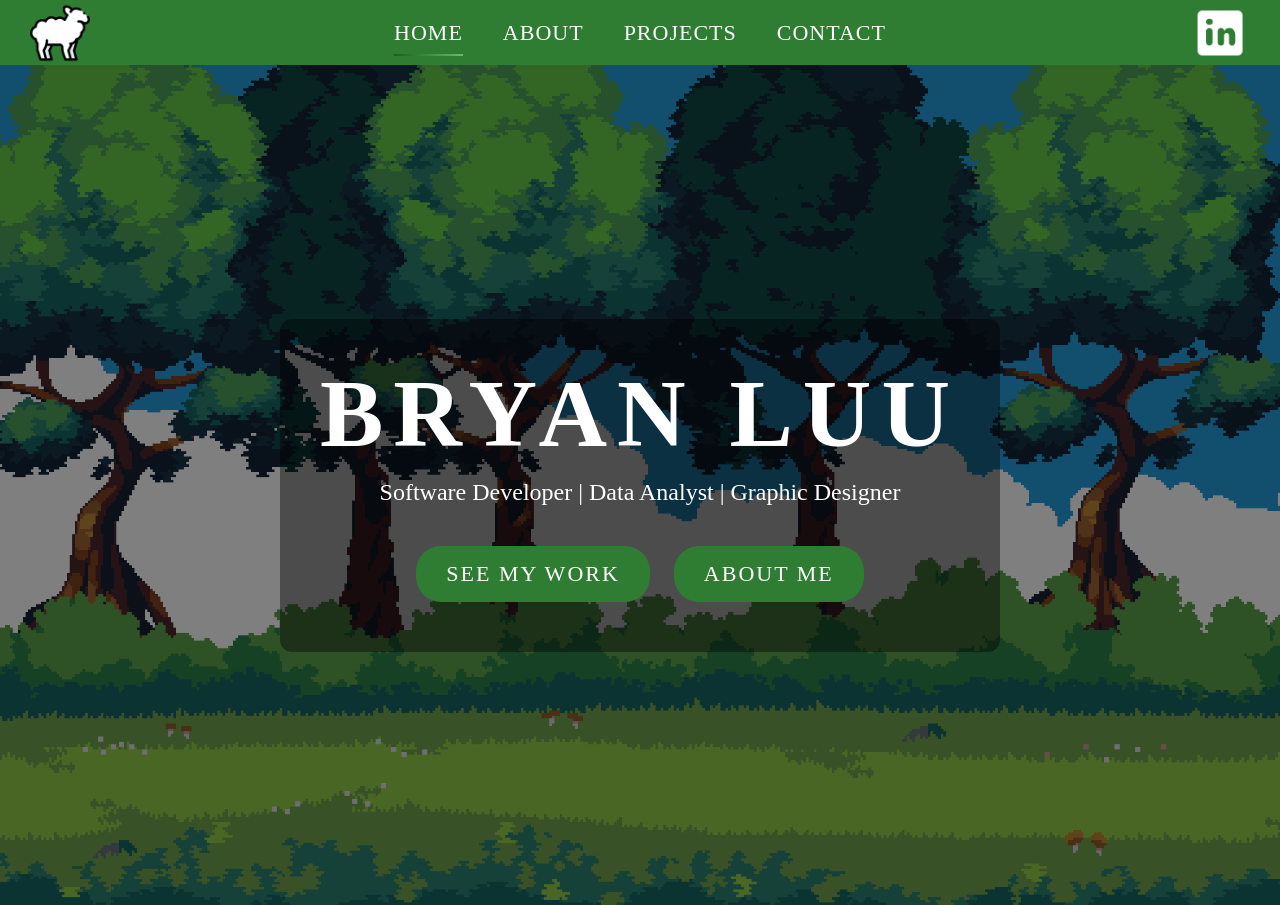
<file: index.html>
<!DOCTYPE html>
<html lang="en">
<head>
  <meta charset="UTF-8" />
  <meta name="viewport" content="width=device-width, initial-scale=1.0"/>
  <title>Bryan Luu</title>
  <link rel="stylesheet" href="styles.css" />
</head>
<body>
  <nav class="navbar">
    <a href="index.html">
      <img src="pictures/sheeps.png" alt="Duck Logo" class="icon clickable" />
    </a>
    <div class="nav-links">
      <a href="index.html" class="active">HOME</a>
      <a href="about.html">ABOUT</a>
      <a href="projects.html">PROJECTS</a>
      <a href="contact.html">CONTACT</a>
    </div>
    <a href="https://www.linkedin.com/in/bryanqluu" target="_blank">
      <img src="pictures/linkedin.png" alt="LinkedIn" class="icon clickable" />
    </a>
  </nav>

  <section class="hero">
    <div class="hero-content">
      <h1>BRYAN LUU</h1>
      <h2>Software Developer | Data Analyst | Graphic Designer</h2>
      <div class="buttons">
        <button onclick="seeMyWork()">SEE MY WORK</button>
        <button onclick="aboutMe()">ABOUT ME</button>
      </div>
    </div>
  </section>

  <script src="script.js"></script>
</body>
</html>
</file>
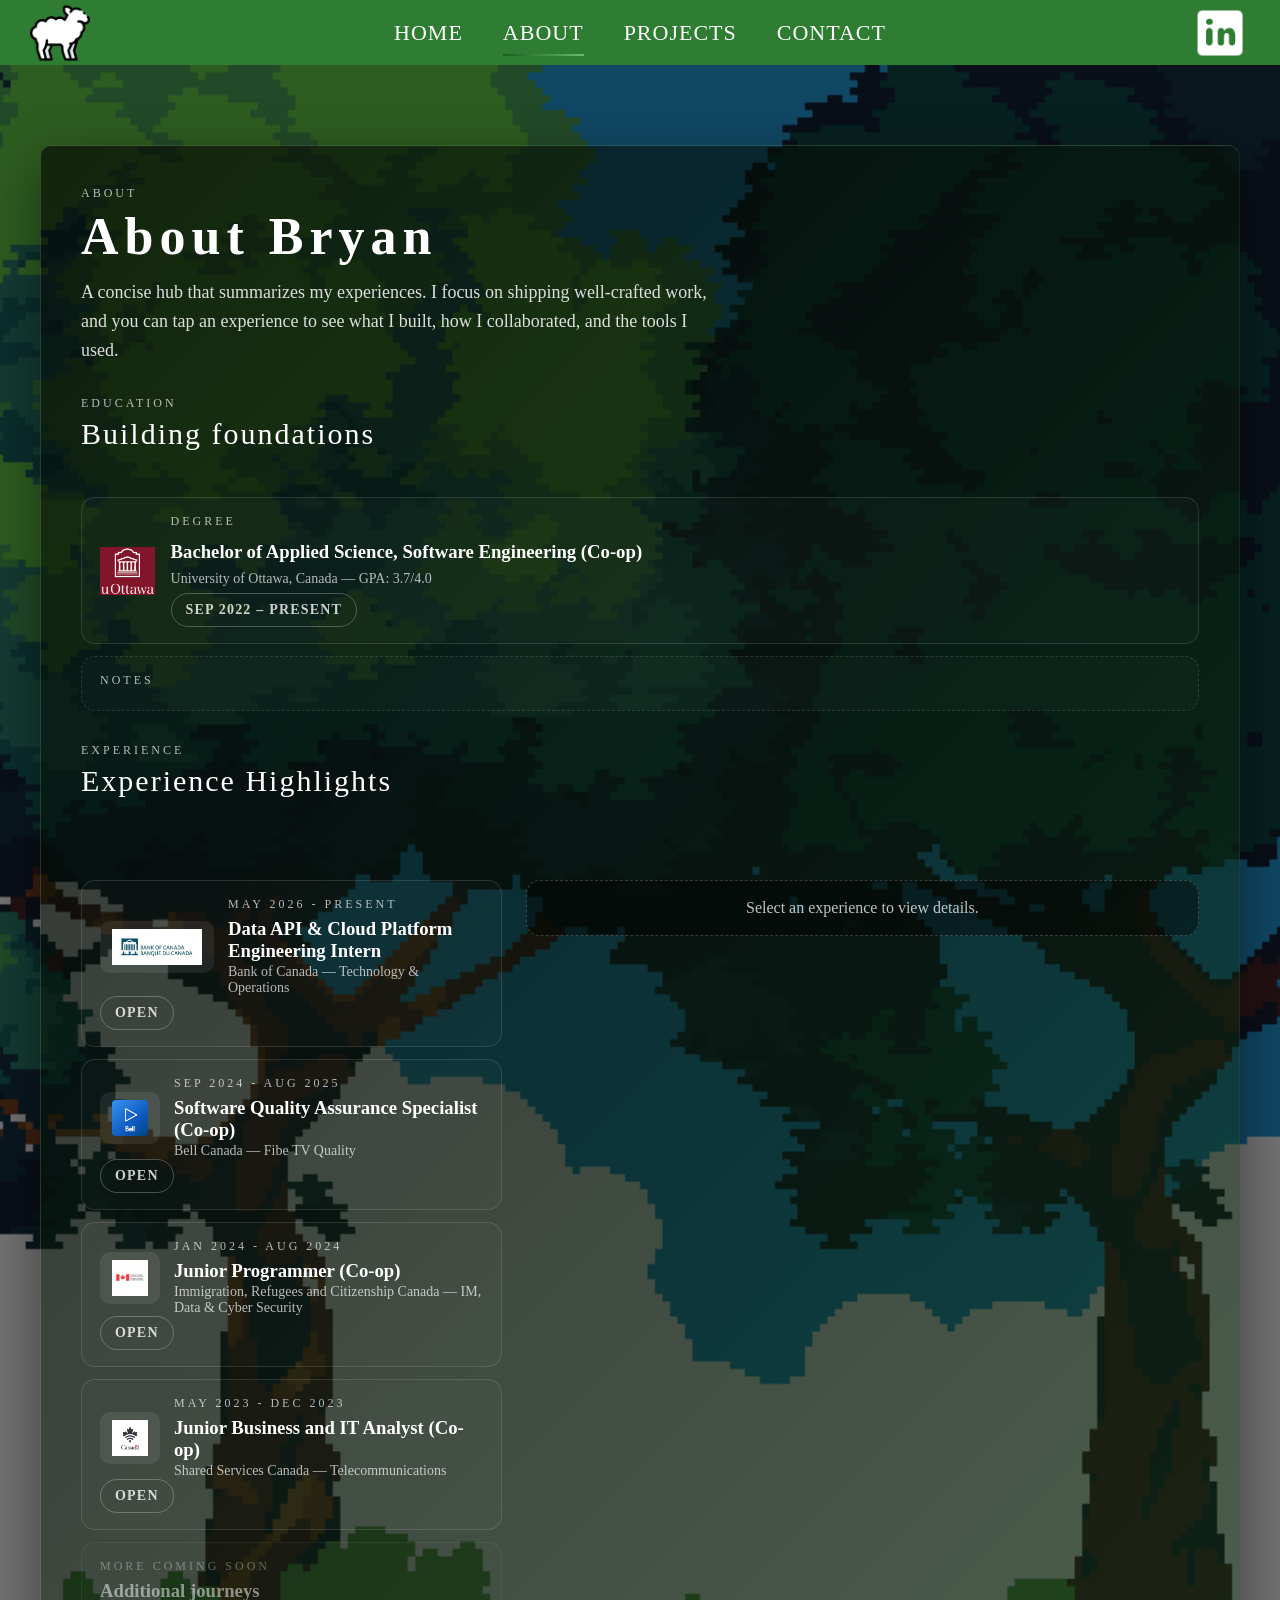
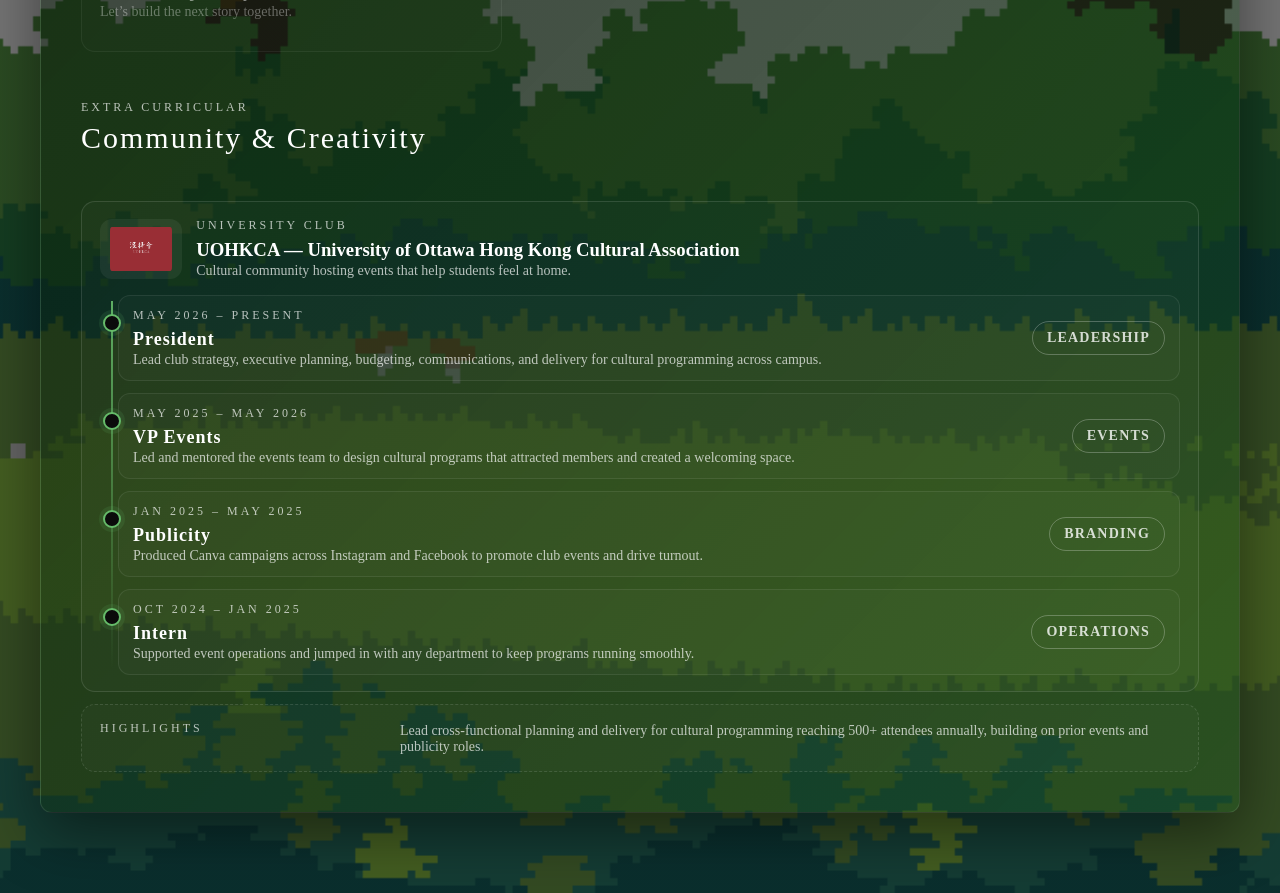
<file: about.html>
<!DOCTYPE html>
<html lang="en">
<head>
  <meta charset="UTF-8" />
  <meta name="viewport" content="width=device-width, initial-scale=1.0"/>
  <title>About | Bryan Luu</title>
  <link rel="stylesheet" href="styles.css" />
</head>
<body>
  <nav class="navbar">
    <a href="index.html">
      <img src="pictures/sheeps.png" alt="Duck Logo" class="icon clickable" />
    </a>
    <div class="nav-links">
      <a href="index.html">HOME</a>
      <a href="about.html" class="active">ABOUT</a>
      <a href="projects.html">PROJECTS</a>
      <a href="contact.html">CONTACT</a>
    </div>
    <a href="https://www.linkedin.com/in/bryanqluu" target="_blank">
      <img src="pictures/linkedin.png" alt="LinkedIn" class="icon clickable" />
    </a>
  </nav>

  <section class="hero about-hero">
    <div class="hero-content about">
      <div class="about-lede">
        <p class="eyebrow">ABOUT</p>
        <h1>About Bryan</h1>
        <p class="lede-text">
          A concise hub that summarizes my experiences. I focus on shipping well-crafted work, and you can tap an experience to see what I built, how I collaborated, and the tools I used.
        </p>
      </div>

      <div class="stacked-section">
        <div class="section-header">
          <p class="eyebrow">Education</p>
          <h2>Building foundations</h2>
        </div>
        <div class="info-grid">
          <div class="info-card edu-card">
            <img src="pictures/University_of_Ottawa_Logo.png" alt="University of Ottawa" class="edu-logo" />
            <div class="edu-details">
              <p class="eyebrow">Degree</p>
              <h3>Bachelor of Applied Science, Software Engineering (Co-op)</h3>
              <p class="company">University of Ottawa, Canada — GPA: 3.7/4.0</p>
              <p class="pill pill-ghost edu-dates">Sep 2022 – Present</p>
            </div>
          </div>
          <div class="info-card subtle">
            <p class="eyebrow">Notes</p>
            <p class="company">&nbsp;</p>
          </div>
        </div>
      </div>

        <div class="stacked-section">
          <div class="section-header">
            <p class="eyebrow">Experience</p>
            <h2>Experience Highlights</h2>
          </div>
          <div class="experience-grid">
            <div class="experience-list">
              <div class="experience-card" role="button" tabindex="0" data-experience="boc">
                <div class="card-main">
                  <img src="pictures/bank-of-canada.jpg" alt="Bank of Canada" class="experience-logo" />
                  <div>
                    <p class="eyebrow">May 2026 - Present</p>
                    <h3>Data API & Cloud Platform Engineering Intern</h3>
                    <p class="company">Bank of Canada — Technology & Operations</p>
                  </div>
                </div>
                <span class="pill pill-ghost">Open</span>
              </div>
              <div class="experience-card" role="button" tabindex="0" data-experience="bell">
                <div class="card-main">
                  <img src="pictures/bell.png" alt="Bell Canada" class="experience-logo" />
                  <div>
                    <p class="eyebrow">Sep 2024 - Aug 2025</p>
                    <h3>Software Quality Assurance Specialist (Co-op)</h3>
                    <p class="company">Bell Canada — Fibe TV Quality</p>
                  </div>
                </div>
                <span class="pill pill-ghost">Open</span>
              </div>
              <div class="experience-card" role="button" tabindex="0" data-experience="ircc">
                <div class="card-main">
                  <img src="pictures/ircc.jpg" alt="IRCC" class="experience-logo" />
                  <div>
                    <p class="eyebrow">Jan 2024 - Aug 2024</p>
                    <h3>Junior Programmer (Co-op)</h3>
                    <p class="company">Immigration, Refugees and Citizenship Canada — IM, Data & Cyber Security</p>
                  </div>
                </div>
                <span class="pill pill-ghost">Open</span>
              </div>
              <div class="experience-card" role="button" tabindex="0" data-experience="ssc">
                <div class="card-main">
                  <img src="pictures/ssc.jpeg" alt="Shared Services Canada" class="experience-logo" />
                  <div>
                    <p class="eyebrow">May 2023 - Dec 2023</p>
                    <h3>Junior Business and IT Analyst (Co-op)</h3>
                    <p class="company">Shared Services Canada — Telecommunications</p>
                  </div>
                </div>
                <span class="pill pill-ghost">Open</span>
              </div>
              <div class="experience-card disabled">
                <div class="card-main">
                  <div>
                    <p class="eyebrow">More coming soon</p>
                    <h3>Additional journeys</h3>
                    <p class="company">Let’s build the next story together.</p>
                  </div>
                </div>
              </div>
        </div>

        <div class="experience-detail collapsed" id="experience-detail">
          <div class="detail-meta">
            <div>
              <p class="eyebrow" data-detail="dates">Sep 2024 - Aug 2025</p>
              <h3 data-detail="title">Software Quality Assurance Specialist (Co-op)</h3>
              <p class="company" data-detail="company">Bell Canada — Fibe TV Quality Department</p>
            </div>
            <img src="pictures/bell.png" alt="Bell Canada" class="detail-logo" data-detail="logo" />
          </div>

          <ul class="impact-list" data-detail="bullets"></ul>

          <div class="toolkit">
            <p class="eyebrow">Tools & Focus</p>
            <div class="tool-pills" data-detail="tools"></div>
          </div>
        </div>
        <div class="experience-placeholder show" id="experience-placeholder">
          Select an experience to view details.
        </div>
      </div>

      <div class="stacked-section">
        <div class="section-header">
          <p class="eyebrow">Extra Curricular</p>
          <h2>Community & Creativity</h2>
        </div>
        <div class="info-grid">
          <div class="info-card club-card">
            <div class="club-header">
              <img src="pictures/uohkca-logo.jpg" alt="UOHKCA logo" class="club-logo" />
              <div>
                <p class="eyebrow">University Club</p>
                <h3>UOHKCA — University of Ottawa Hong Kong Cultural Association</h3>
                <p class="company">Cultural community hosting events that help students feel at home.</p>
              </div>
            </div>
            <div class="role-list">
              <div class="role-entry">
                <div>
                  <p class="eyebrow">May 2026 – Present</p>
                  <h4>President</h4>
                  <p class="company">Lead club strategy, executive planning, budgeting, communications, and delivery for cultural programming across campus.</p>
                </div>
                <span class="pill pill-ghost">Leadership</span>
              </div>
              <div class="role-entry">
                <div>
                  <p class="eyebrow">May 2025 – May 2026</p>
                  <h4>VP Events</h4>
                  <p class="company">Led and mentored the events team to design cultural programs that attracted members and created a welcoming space.</p>
                </div>
                <span class="pill pill-ghost">Events</span>
              </div>
              <div class="role-entry">
                <div>
                  <p class="eyebrow">Jan 2025 – May 2025</p>
                  <h4>Publicity</h4>
                  <p class="company">Produced Canva campaigns across Instagram and Facebook to promote club events and drive turnout.</p>
                </div>
                <span class="pill pill-ghost">Branding</span>
              </div>
              <div class="role-entry">
                <div>
                  <p class="eyebrow">Oct 2024 – Jan 2025</p>
                  <h4>Intern</h4>
                  <p class="company">Supported event operations and jumped in with any department to keep programs running smoothly.</p>
                </div>
                <span class="pill pill-ghost">Operations</span>
              </div>
            </div>
          </div>
          <div class="info-card subtle highlights-card">
            <p class="eyebrow">Highlights</p>
            <p class="company">
              Lead cross-functional planning and delivery for cultural programming reaching 500+ attendees annually, building on prior events and publicity roles.
            </p>
          </div>
        </div>
      </div>
    </div>
  </section>

  <script src="script.js"></script>
</body>
</html>
</file>
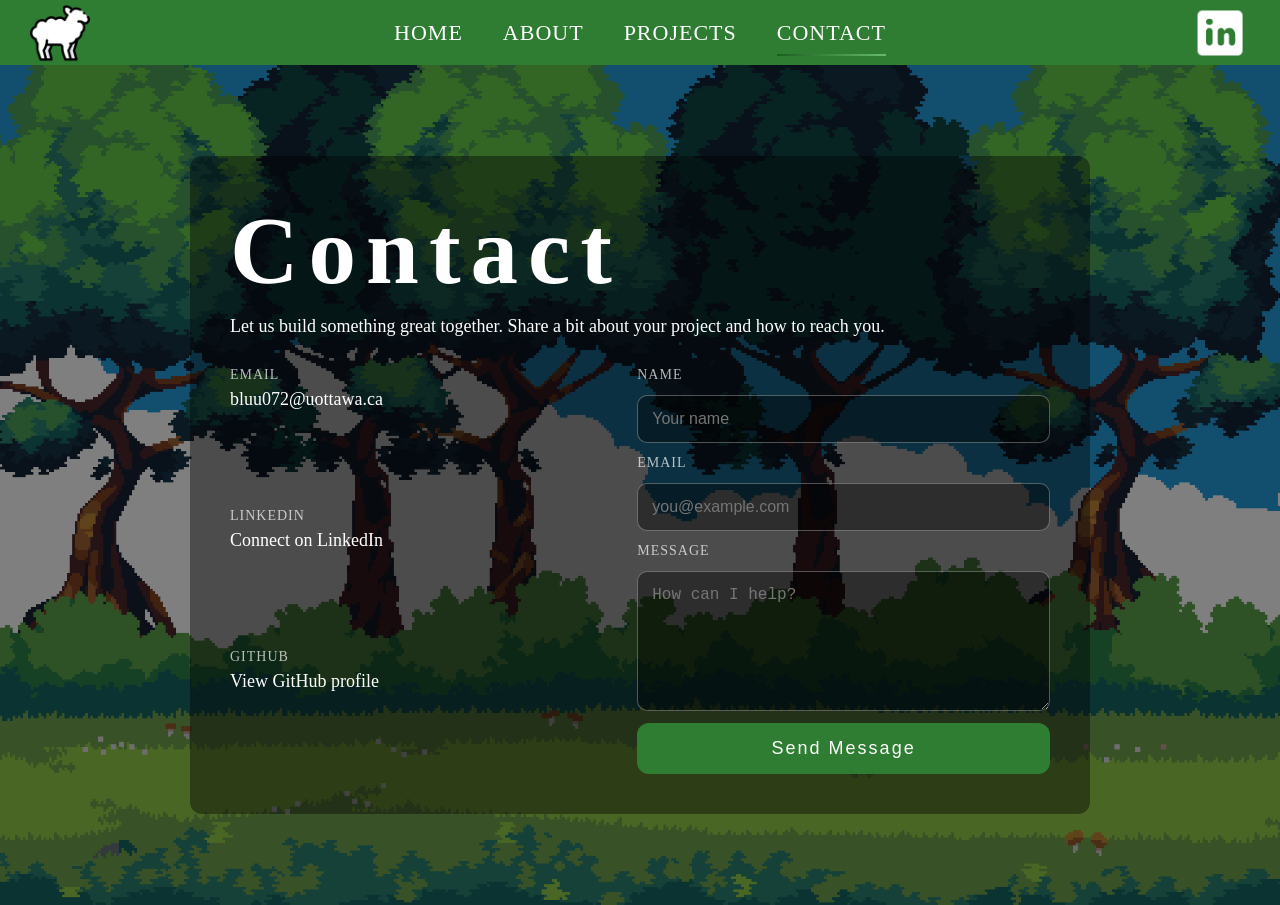
<file: contact.html>
<!DOCTYPE html>
<html lang="en">
<head>
  <meta charset="UTF-8" />
  <meta name="viewport" content="width=device-width, initial-scale=1.0"/>
  <title>Contact | Bryan Luu</title>
  <link rel="stylesheet" href="styles.css" />
</head>
<body>
  <nav class="navbar">
    <a href="index.html">
      <img src="pictures/sheeps.png" alt="Duck Logo" class="icon clickable" />
    </a>
    <div class="nav-links">
      <a href="index.html">HOME</a>
      <a href="about.html">ABOUT</a>
      <a href="projects.html">PROJECTS</a>
      <a href="contact.html" class="active">CONTACT</a>
    </div>
    <a href="https://www.linkedin.com/in/bryanqluu" target="_blank">
      <img src="pictures/linkedin.png" alt="LinkedIn" class="icon clickable" />
    </a>
  </nav>

  <section class="hero">
    <div class="hero-content contact">
      <h1>Contact</h1>
      <p>Let us build something great together. Share a bit about your project and how to reach you.</p>
      <div class="contact-grid">
        <div class="contact-details">
          <div class="detail">
            <span class="label">Email</span>
            <a href="mailto:bluu072@uottawa.ca">bluu072@uottawa.ca</a>
          </div>
          <div class="detail">
            <span class="label">LinkedIn</span>
            <a href="https://www.linkedin.com/in/bryanqluu" target="_blank" rel="noreferrer">Connect on LinkedIn</a>
          </div>
          <div class="detail">
            <span class="label">GitHub</span>
            <a href="https://github.com/bluuluu" target="_blank" rel="noreferrer">View GitHub profile</a>
          </div>
        </div>
        <form class="contact-form" action="mailto:bluu072@uottawa.ca" method="post" enctype="text/plain">
          <label for="name">Name</label>
          <input id="name" name="name" type="text" placeholder="Your name" required />

          <label for="email">Email</label>
          <input id="email" name="email" type="email" placeholder="you@example.com" required />

          <label for="message">Message</label>
          <textarea id="message" name="message" placeholder="How can I help?" required></textarea>

          <button type="submit">Send Message</button>
        </form>
      </div>
    </div>
  </section>
</body>
</html>
</file>
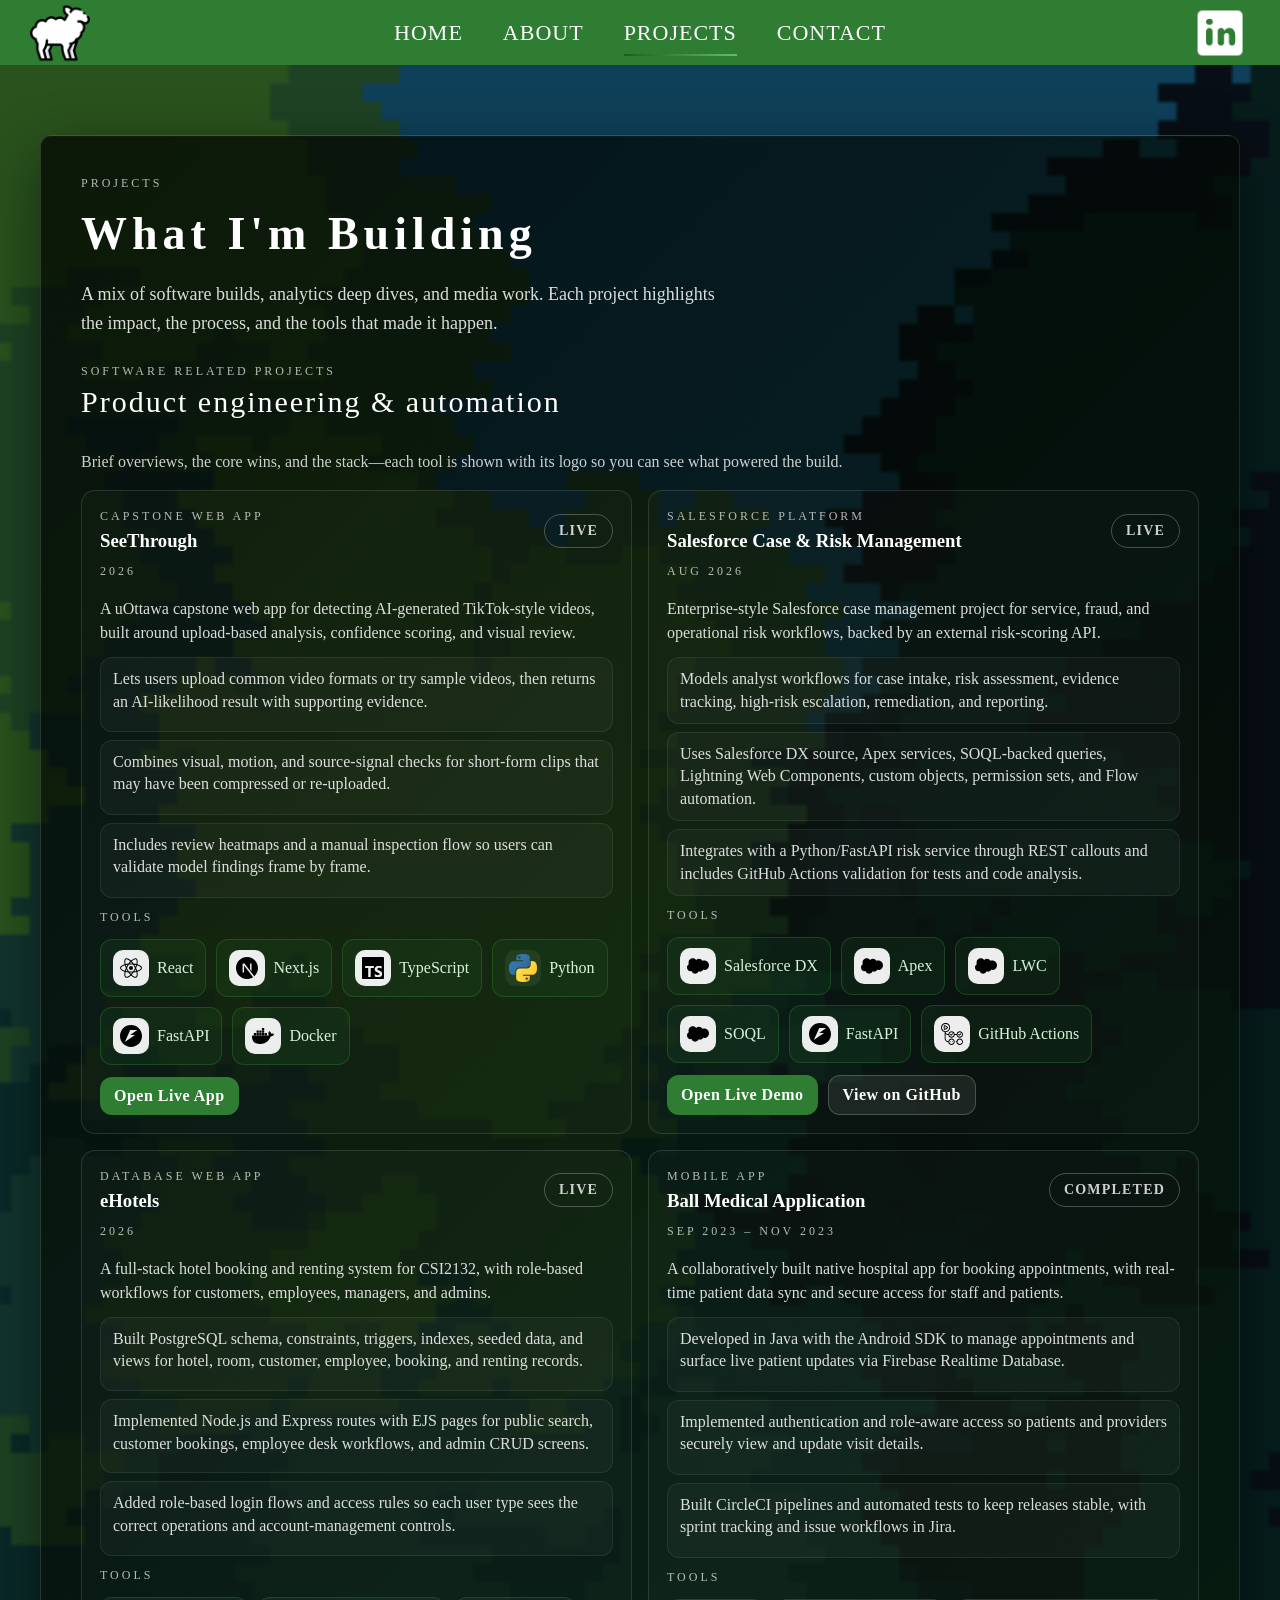
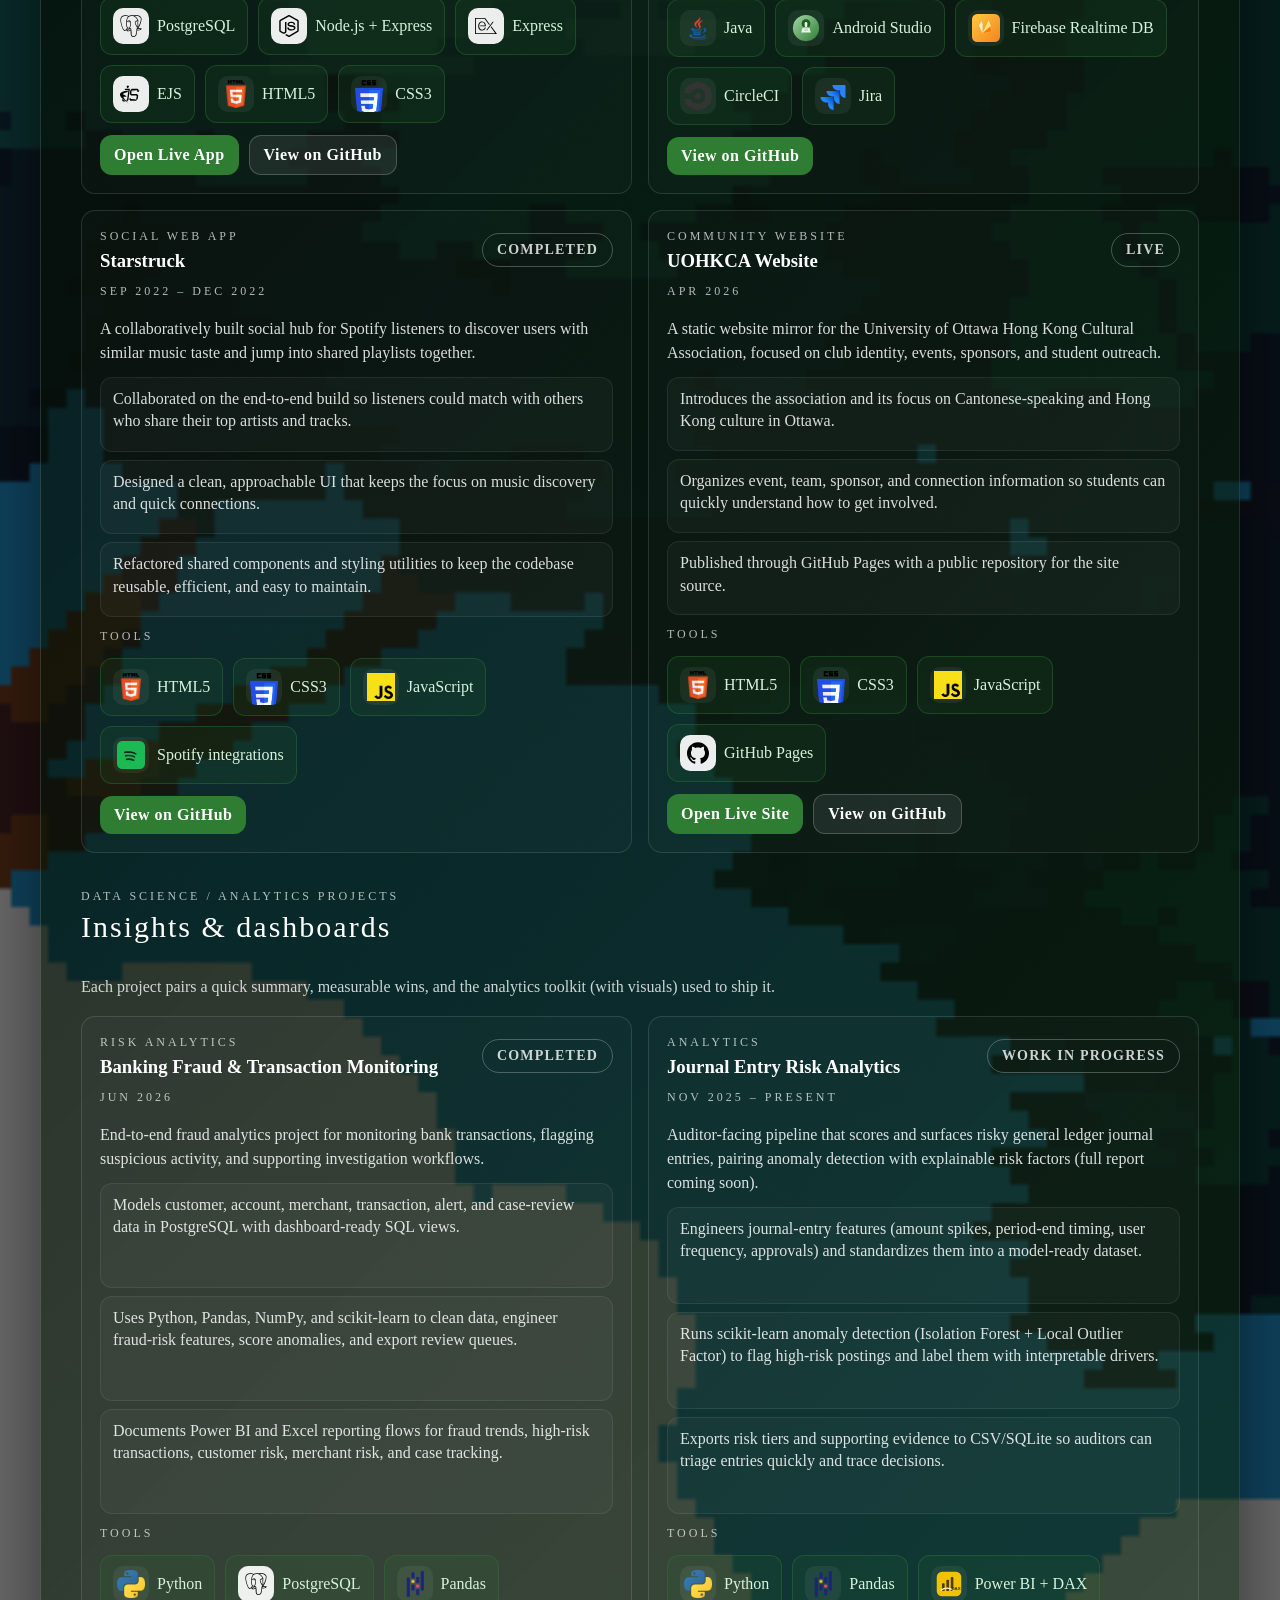
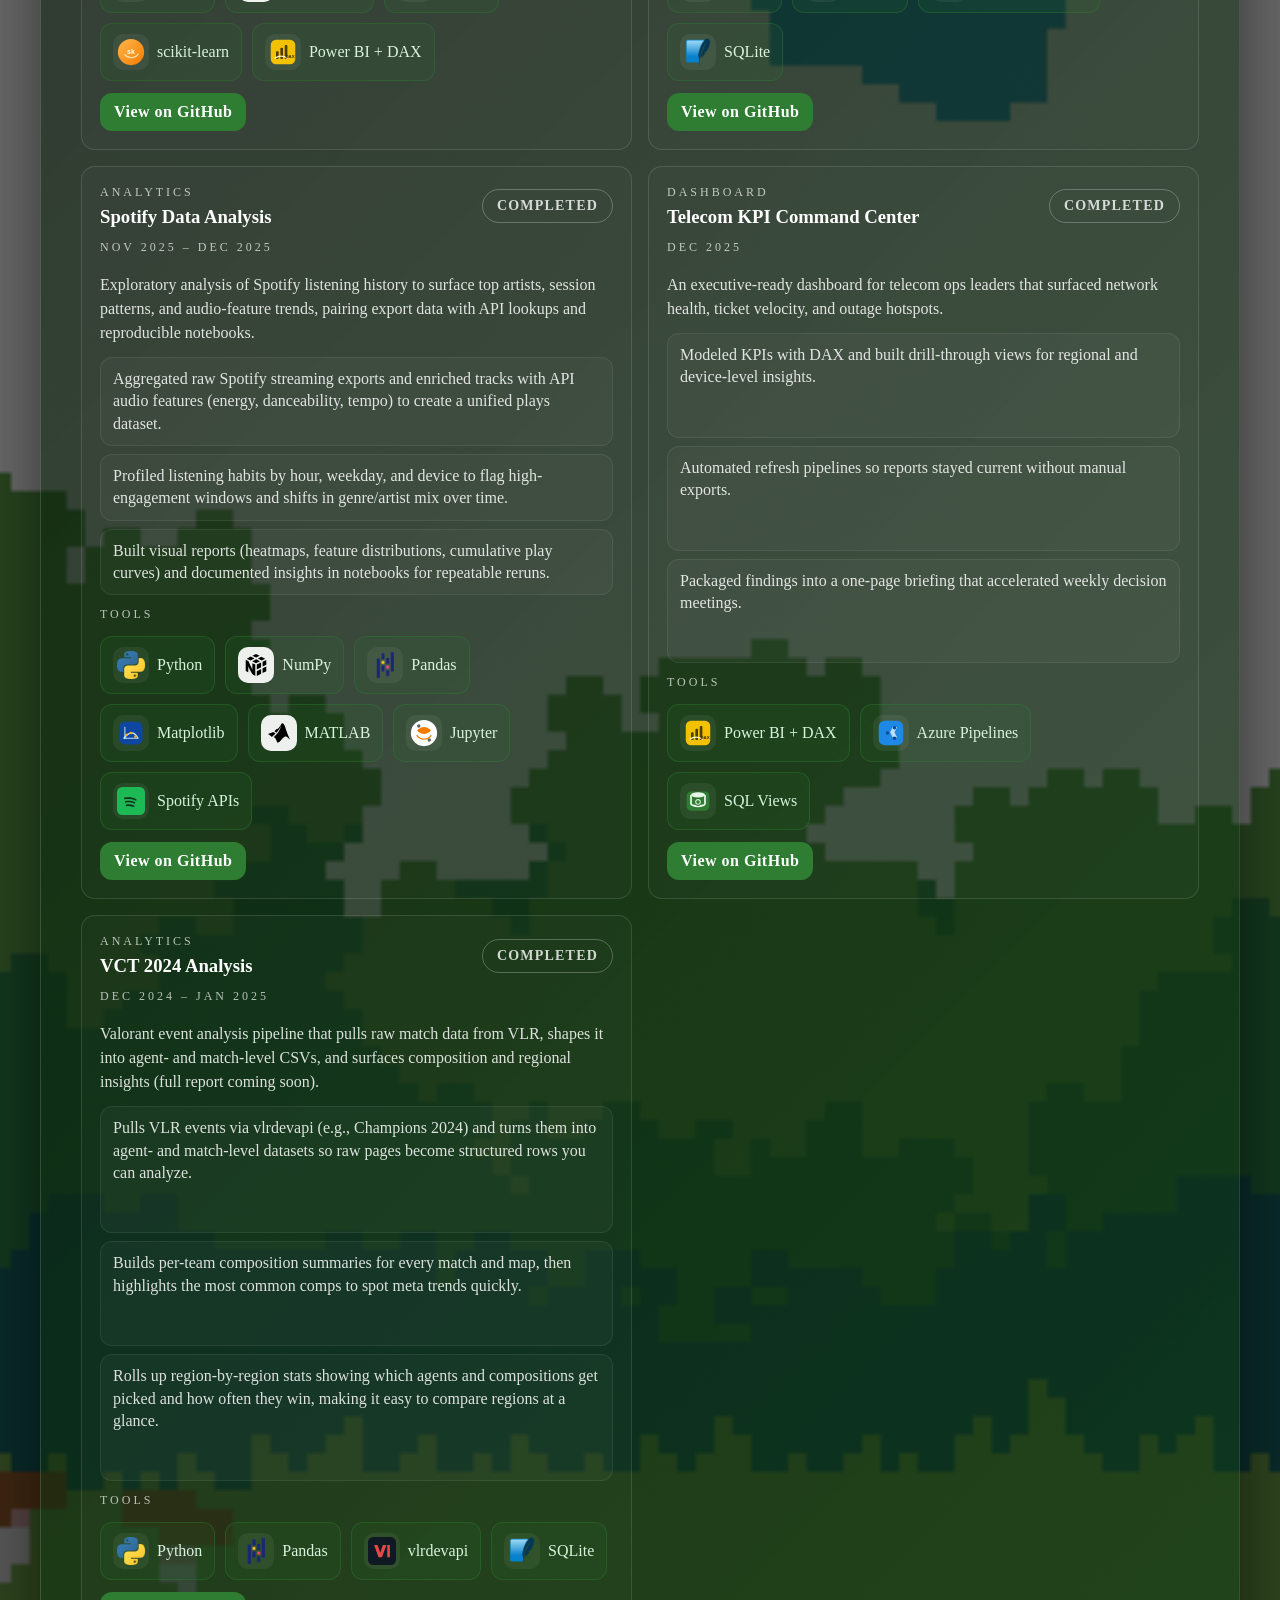
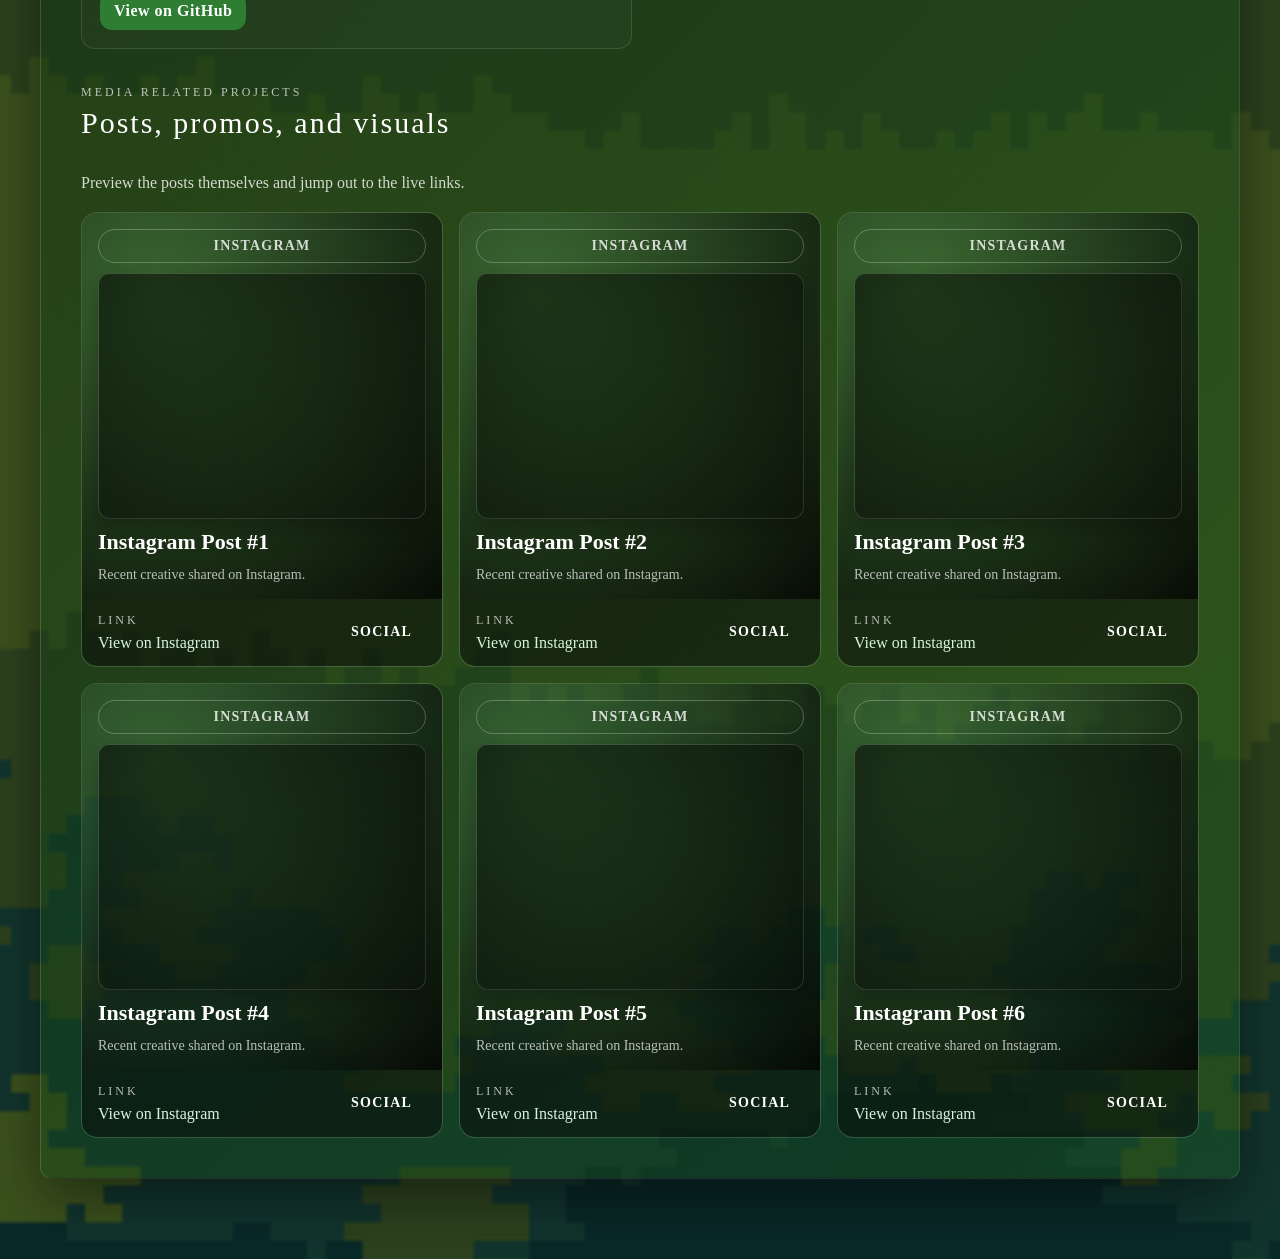
<file: projects.html>
<!DOCTYPE html>
<html lang="en">
<head>
  <meta charset="UTF-8" />
  <meta name="viewport" content="width=device-width, initial-scale=1.0"/>
  <title>Projects | Bryan Luu</title>
  <link rel="stylesheet" href="styles.css" />
</head>
<body>
  <nav class="navbar">
    <a href="index.html">
      <img src="pictures/sheeps.png" alt="Duck Logo" class="icon clickable" />
    </a>
    <div class="nav-links">
      <a href="index.html">HOME</a>
      <a href="about.html">ABOUT</a>
      <a href="projects.html" class="active">PROJECTS</a>
      <a href="contact.html">CONTACT</a>
    </div>
    <a href="https://www.linkedin.com/in/bryanqluu" target="_blank">
      <img src="pictures/linkedin.png" alt="LinkedIn" class="icon clickable" />
    </a>
  </nav>

  <section class="hero projects-hero">
    <div class="hero-content projects">
      <div class="projects-header">
        <p class="eyebrow">Projects</p>
        <h1>What I'm Building</h1>
        <p class="lede-text">
          A mix of software builds, analytics deep dives, and media work. Each project highlights the impact, the process, and the tools that made it happen.
        </p>
      </div>

      <div class="projects-sections">
        <div class="project-section">
          <div class="section-header">
            <p class="eyebrow">Software Related Projects</p>
            <h2>Product engineering &amp; automation</h2>
            <p class="section-intro">Brief overviews, the core wins, and the stack—each tool is shown with its logo so you can see what powered the build.</p>
          </div>
          <div class="project-grid">
            <article class="project-card">
              <div class="project-head">
                <div>
                  <p class="eyebrow">Capstone Web App</p>
                  <h3>SeeThrough</h3>
                </div>
                <span class="pill pill-ghost">Live</span>
              </div>
              <p class="eyebrow">2026</p>
              <p class="project-description">
                A uOttawa capstone web app for detecting AI-generated TikTok-style videos, built around upload-based analysis, confidence scoring, and visual review.
              </p>
              <ul class="project-points">
                <li>Lets users upload common video formats or try sample videos, then returns an AI-likelihood result with supporting evidence.</li>
                <li>Combines visual, motion, and source-signal checks for short-form clips that may have been compressed or re-uploaded.</li>
                <li>Includes review heatmaps and a manual inspection flow so users can validate model findings frame by frame.</li>
              </ul>
              <div class="tool-stack">
                <p class="eyebrow">Tools</p>
                <div class="tool-list">
                  <div class="tool-pill">
                    <div class="tool-icon logo-surface">
                      <img src="pictures/react.svg" alt="React" />
                    </div>
                    <span>React</span>
                  </div>
                  <div class="tool-pill">
                    <div class="tool-icon logo-surface">
                      <img src="pictures/nextdotjs.svg" alt="Next.js" />
                    </div>
                    <span>Next.js</span>
                  </div>
                  <div class="tool-pill">
                    <div class="tool-icon logo-surface">
                      <img src="pictures/typescript.svg" alt="TypeScript" />
                    </div>
                    <span>TypeScript</span>
                  </div>
                  <div class="tool-pill">
                    <div class="tool-icon">
                      <img src="pictures/python logo.png" alt="Python" />
                    </div>
                    <span>Python</span>
                  </div>
                  <div class="tool-pill">
                    <div class="tool-icon logo-surface">
                      <img src="pictures/fastapi.svg" alt="FastAPI" />
                    </div>
                    <span>FastAPI</span>
                  </div>
                  <div class="tool-pill">
                    <div class="tool-icon logo-surface">
                      <img src="pictures/docker.svg" alt="Docker" />
                    </div>
                    <span>Docker</span>
                  </div>
                </div>
              </div>
              <div class="project-links">
                <a class="project-link" href="https://see-through.ca/" target="_blank" rel="noreferrer">Open Live App</a>
              </div>
            </article>

            <article class="project-card">
              <div class="project-head">
                <div>
                  <p class="eyebrow">Salesforce Platform</p>
                  <h3>Salesforce Case &amp; Risk Management</h3>
                </div>
                <span class="pill pill-ghost">Live</span>
              </div>
              <p class="eyebrow">Aug 2026</p>
              <p class="project-description">
                Enterprise-style Salesforce case management project for service, fraud, and operational risk workflows, backed by an external risk-scoring API.
              </p>
              <ul class="project-points">
                <li>Models analyst workflows for case intake, risk assessment, evidence tracking, high-risk escalation, remediation, and reporting.</li>
                <li>Uses Salesforce DX source, Apex services, SOQL-backed queries, Lightning Web Components, custom objects, permission sets, and Flow automation.</li>
                <li>Integrates with a Python/FastAPI risk service through REST callouts and includes GitHub Actions validation for tests and code analysis.</li>
              </ul>
              <div class="tool-stack">
                <p class="eyebrow">Tools</p>
                <div class="tool-list">
                  <div class="tool-pill">
                    <div class="tool-icon logo-surface">
                      <img src="pictures/salesforce.svg" alt="Salesforce" />
                    </div>
                    <span>Salesforce DX</span>
                  </div>
                  <div class="tool-pill">
                    <div class="tool-icon logo-surface">
                      <img src="pictures/salesforce.svg" alt="Apex" />
                    </div>
                    <span>Apex</span>
                  </div>
                  <div class="tool-pill">
                    <div class="tool-icon logo-surface">
                      <img src="pictures/salesforce.svg" alt="Lightning Web Components" />
                    </div>
                    <span>LWC</span>
                  </div>
                  <div class="tool-pill">
                    <div class="tool-icon logo-surface">
                      <img src="pictures/salesforce.svg" alt="SOQL" />
                    </div>
                    <span>SOQL</span>
                  </div>
                  <div class="tool-pill">
                    <div class="tool-icon logo-surface">
                      <img src="pictures/fastapi.svg" alt="FastAPI" />
                    </div>
                    <span>FastAPI</span>
                  </div>
                  <div class="tool-pill">
                    <div class="tool-icon logo-surface">
                      <img src="pictures/githubactions.svg" alt="GitHub Actions" />
                    </div>
                    <span>GitHub Actions</span>
                  </div>
                </div>
              </div>
              <div class="project-links">
                <a class="project-link" href="https://bluuluu.github.io/Salesforce-Case-Risk-Management/site/" target="_blank" rel="noreferrer">Open Live Demo</a>
                <a class="project-link ghost" href="https://github.com/bluuluu/Salesforce-Case-Risk-Management" target="_blank" rel="noreferrer">View on GitHub</a>
              </div>
            </article>

            <article class="project-card">
              <div class="project-head">
                <div>
                  <p class="eyebrow">Database Web App</p>
                  <h3>eHotels</h3>
                </div>
                <span class="pill pill-ghost">Live</span>
              </div>
              <p class="eyebrow">2026</p>
              <p class="project-description">
                A full-stack hotel booking and renting system for CSI2132, with role-based workflows for customers, employees, managers, and admins.
              </p>
              <ul class="project-points">
                <li>Built PostgreSQL schema, constraints, triggers, indexes, seeded data, and views for hotel, room, customer, employee, booking, and renting records.</li>
                <li>Implemented Node.js and Express routes with EJS pages for public search, customer bookings, employee desk workflows, and admin CRUD screens.</li>
                <li>Added role-based login flows and access rules so each user type sees the correct operations and account-management controls.</li>
              </ul>
              <div class="tool-stack">
                <p class="eyebrow">Tools</p>
                <div class="tool-list">
                  <div class="tool-pill">
                    <div class="tool-icon logo-surface">
                      <img src="pictures/postgresql.svg" alt="PostgreSQL" />
                    </div>
                    <span>PostgreSQL</span>
                  </div>
                  <div class="tool-pill">
                    <div class="tool-icon logo-surface">
                      <img src="pictures/nodedotjs.svg" alt="Node.js" />
                    </div>
                    <span>Node.js + Express</span>
                  </div>
                  <div class="tool-pill">
                    <div class="tool-icon logo-surface">
                      <img src="pictures/express.svg" alt="Express" />
                    </div>
                    <span>Express</span>
                  </div>
                  <div class="tool-pill">
                    <div class="tool-icon logo-surface">
                      <img src="pictures/ejs.svg" alt="EJS" />
                    </div>
                    <span>EJS</span>
                  </div>
                  <div class="tool-pill">
                    <div class="tool-icon">
                      <img src="pictures/HTML5_logo_and_wordmark.svg.png" alt="HTML5" />
                    </div>
                    <span>HTML5</span>
                  </div>
                  <div class="tool-pill">
                    <div class="tool-icon">
                      <img src="pictures/CSS3_logo_and_wordmark.svg.png" alt="CSS3" />
                    </div>
                    <span>CSS3</span>
                  </div>
                </div>
              </div>
              <div class="project-links">
                <a class="project-link" href="https://csi2132-ehotels.onrender.com/" target="_blank" rel="noreferrer">Open Live App</a>
                <a class="project-link ghost" href="https://github.com/bluuluu/CSI2132" target="_blank" rel="noreferrer">View on GitHub</a>
              </div>
            </article>

            <article class="project-card">
              <div class="project-head">
                <div>
                  <p class="eyebrow">Mobile App</p>
                  <h3>Ball Medical Application</h3>
                </div>
                <span class="pill pill-ghost">Completed</span>
              </div>
              <p class="eyebrow">Sep 2023 – Nov 2023</p>
              <p class="project-description">
                A collaboratively built native hospital app for booking appointments, with real-time patient data sync and secure access for staff and patients.
              </p>
              <ul class="project-points">
                <li>Developed in Java with the Android SDK to manage appointments and surface live patient updates via Firebase Realtime Database.</li>
                <li>Implemented authentication and role-aware access so patients and providers securely view and update visit details.</li>
                <li>Built CircleCI pipelines and automated tests to keep releases stable, with sprint tracking and issue workflows in Jira.</li>
              </ul>
              <div class="tool-stack">
                <p class="eyebrow">Tools</p>
                <div class="tool-list">
                  <div class="tool-pill">
                    <div class="tool-icon">
                      <img src="pictures/java logo.png" alt="Java" />
                    </div>
                    <span>Java</span>
                  </div>
                  <div class="tool-pill">
                    <div class="tool-icon">
                      <img src="pictures/android-studio.svg" alt="Android Studio" />
                    </div>
                    <span>Android Studio</span>
                  </div>
                  <div class="tool-pill">
                    <div class="tool-icon">
                      <img src="pictures/firebase.svg" alt="Firebase Realtime DB" />
                    </div>
                    <span>Firebase Realtime DB</span>
                  </div>
                  <div class="tool-pill">
                    <div class="tool-icon">
                      <img src="pictures/circleci logo.png" alt="CircleCI" />
                    </div>
                    <span>CircleCI</span>
                  </div>
                  <div class="tool-pill">
                    <div class="tool-icon">
                      <img src="pictures/jira logo.svg" alt="Jira" />
                    </div>
                    <span>Jira</span>
                  </div>
                </div>
              </div>
              <div class="project-links">
                <a class="project-link" href="https://github.com/bluuluu/Ball-Medical" target="_blank" rel="noreferrer">View on GitHub</a>
              </div>
            </article>

            <article class="project-card">
              <div class="project-head">
                <div>
                  <p class="eyebrow">Social Web App</p>
                  <h3>Starstruck</h3>
                </div>
                <span class="pill pill-ghost">Completed</span>
              </div>
              <p class="eyebrow">Sep 2022 – Dec 2022</p>
              <p class="project-description">
                A collaboratively built social hub for Spotify listeners to discover users with similar music taste and jump into shared playlists together.
              </p>
              <ul class="project-points">
                <li>Collaborated on the end-to-end build so listeners could match with others who share their top artists and tracks.</li>
                <li>Designed a clean, approachable UI that keeps the focus on music discovery and quick connections.</li>
                <li>Refactored shared components and styling utilities to keep the codebase reusable, efficient, and easy to maintain.</li>
              </ul>
              <div class="tool-stack">
                <p class="eyebrow">Tools</p>
                <div class="tool-list">
                  <div class="tool-pill">
                    <div class="tool-icon">
                      <img src="pictures/HTML5_logo_and_wordmark.svg.png" alt="HTML5" />
                    </div>
                    <span>HTML5</span>
                  </div>
                  <div class="tool-pill">
                    <div class="tool-icon">
                      <img src="pictures/CSS3_logo_and_wordmark.svg.png" alt="CSS3" />
                    </div>
                    <span>CSS3</span>
                  </div>
                  <div class="tool-pill">
                    <div class="tool-icon">
                      <img src="pictures/Unofficial_JavaScript_logo_2.svg.png" alt="JavaScript" />
                    </div>
                    <span>JavaScript</span>
                  </div>
                  <div class="tool-pill">
                    <div class="tool-icon">
                      <img src="pictures/spotify.svg" alt="Spotify" />
                    </div>
                    <span>Spotify integrations</span>
                  </div>
                </div>
              </div>
              <div class="project-links">
                <a class="project-link" href="https://github.com/MohamedYatera/Starstruck" target="_blank" rel="noreferrer">View on GitHub</a>
              </div>
            </article>

            <article class="project-card">
              <div class="project-head">
                <div>
                  <p class="eyebrow">Community Website</p>
                  <h3>UOHKCA Website</h3>
                </div>
                <span class="pill pill-ghost">Live</span>
              </div>
              <p class="eyebrow">Apr 2026</p>
              <p class="project-description">
                A static website mirror for the University of Ottawa Hong Kong Cultural Association, focused on club identity, events, sponsors, and student outreach.
              </p>
              <ul class="project-points">
                <li>Introduces the association and its focus on Cantonese-speaking and Hong Kong culture in Ottawa.</li>
                <li>Organizes event, team, sponsor, and connection information so students can quickly understand how to get involved.</li>
                <li>Published through GitHub Pages with a public repository for the site source.</li>
              </ul>
              <div class="tool-stack">
                <p class="eyebrow">Tools</p>
                <div class="tool-list">
                  <div class="tool-pill">
                    <div class="tool-icon">
                      <img src="pictures/HTML5_logo_and_wordmark.svg.png" alt="HTML5" />
                    </div>
                    <span>HTML5</span>
                  </div>
                  <div class="tool-pill">
                    <div class="tool-icon">
                      <img src="pictures/CSS3_logo_and_wordmark.svg.png" alt="CSS3" />
                    </div>
                    <span>CSS3</span>
                  </div>
                  <div class="tool-pill">
                    <div class="tool-icon">
                      <img src="pictures/Unofficial_JavaScript_logo_2.svg.png" alt="JavaScript" />
                    </div>
                    <span>JavaScript</span>
                  </div>
                  <div class="tool-pill">
                    <div class="tool-icon logo-surface">
                      <img src="pictures/github.svg" alt="GitHub Pages" />
                    </div>
                    <span>GitHub Pages</span>
                  </div>
                </div>
              </div>
              <div class="project-links">
                <a class="project-link" href="https://bluuluu.github.io/UOHKCA/" target="_blank" rel="noreferrer">Open Live Site</a>
                <a class="project-link ghost" href="https://github.com/bluuluu/UOHKCA" target="_blank" rel="noreferrer">View on GitHub</a>
              </div>
            </article>

          </div>
        </div>

        <div class="project-section">
          <div class="section-header">
            <p class="eyebrow">Data Science / Analytics Projects</p>
            <h2>Insights &amp; dashboards</h2>
            <p class="section-intro">Each project pairs a quick summary, measurable wins, and the analytics toolkit (with visuals) used to ship it.</p>
          </div>
          <div class="project-grid">
            <article class="project-card">
              <div class="project-head">
                <div>
                  <p class="eyebrow">Risk Analytics</p>
                  <h3>Banking Fraud &amp; Transaction Monitoring</h3>
                </div>
                <span class="pill pill-ghost">Completed</span>
              </div>
              <p class="eyebrow">Jun 2026</p>
              <p class="project-description">
                End-to-end fraud analytics project for monitoring bank transactions, flagging suspicious activity, and supporting investigation workflows.
              </p>
              <ul class="project-points">
                <li>Models customer, account, merchant, transaction, alert, and case-review data in PostgreSQL with dashboard-ready SQL views.</li>
                <li>Uses Python, Pandas, NumPy, and scikit-learn to clean data, engineer fraud-risk features, score anomalies, and export review queues.</li>
                <li>Documents Power BI and Excel reporting flows for fraud trends, high-risk transactions, customer risk, merchant risk, and case tracking.</li>
              </ul>
              <div class="tool-stack">
                <p class="eyebrow">Tools</p>
                <div class="tool-list">
                  <div class="tool-pill">
                    <div class="tool-icon">
                      <img src="pictures/python logo.png" alt="Python" />
                    </div>
                    <span>Python</span>
                  </div>
                  <div class="tool-pill">
                    <div class="tool-icon logo-surface">
                      <img src="pictures/postgresql.svg" alt="PostgreSQL" />
                    </div>
                    <span>PostgreSQL</span>
                  </div>
                  <div class="tool-pill">
                    <div class="tool-icon">
                      <img src="pictures/pandas logo.png" alt="Pandas" />
                    </div>
                    <span>Pandas</span>
                  </div>
                  <div class="tool-pill">
                    <div class="tool-icon">
                      <img src="pictures/scikit-learn.svg" alt="scikit-learn" />
                    </div>
                    <span>scikit-learn</span>
                  </div>
                  <div class="tool-pill">
                    <div class="tool-icon">
                      <img src="pictures/powerbi-dax.svg" alt="Power BI and DAX" />
                    </div>
                    <span>Power BI + DAX</span>
                  </div>
                </div>
              </div>
              <div class="project-links">
                <a class="project-link" href="https://github.com/bluuluu/Banking-Fraud-Transaction-Monitoring-Analytics-Project" target="_blank" rel="noreferrer">View on GitHub</a>
              </div>
            </article>

            <article class="project-card">
              <div class="project-head">
                <div>
                  <p class="eyebrow">Analytics</p>
                  <h3>Journal Entry Risk Analytics</h3>
                </div>
                <span class="pill pill-ghost">Work in progress</span>
              </div>
              <p class="eyebrow">Nov 2025 – Present</p>
              <p class="project-description">
                Auditor-facing pipeline that scores and surfaces risky general ledger journal entries, pairing anomaly detection with explainable risk factors (full report coming soon).
              </p>
              <ul class="project-points">
                <li>Engineers journal-entry features (amount spikes, period-end timing, user frequency, approvals) and standardizes them into a model-ready dataset.</li>
                <li>Runs scikit-learn anomaly detection (Isolation Forest + Local Outlier Factor) to flag high-risk postings and label them with interpretable drivers.</li>
                <li>Exports risk tiers and supporting evidence to CSV/SQLite so auditors can triage entries quickly and trace decisions.</li>
              </ul>
              <div class="tool-stack">
                <p class="eyebrow">Tools</p>
                <div class="tool-list">
                  <div class="tool-pill">
                    <div class="tool-icon">
                      <img src="pictures/python logo.png" alt="Python" />
                    </div>
                    <span>Python</span>
                  </div>
                  <div class="tool-pill">
                    <div class="tool-icon">
                      <img src="pictures/pandas logo.png" alt="Pandas" />
                    </div>
                    <span>Pandas</span>
                  </div>
                  <div class="tool-pill">
                    <div class="tool-icon">
                      <img src="pictures/powerbi-dax.svg" alt="Power BI and DAX" />
                    </div>
                    <span>Power BI + DAX</span>
                  </div>
                  <div class="tool-pill">
                    <div class="tool-icon">
                      <img src="pictures/Sqlite-square-icon.svg.png" alt="SQLite" />
                    </div>
                    <span>SQLite</span>
                  </div>
                </div>
              </div>
              <div class="project-links">
                <a class="project-link" href="https://github.com/bluuluu/Journal-Entry-Risk-Analytics" target="_blank" rel="noreferrer">View on GitHub</a>
              </div>
            </article>

            <article class="project-card">
              <div class="project-head">
                <div>
                  <p class="eyebrow">Analytics</p>
                  <h3>Spotify Data Analysis</h3>
                </div>
                <span class="pill pill-ghost">Completed</span>
              </div>
              <p class="eyebrow">Nov 2025 – Dec 2025</p>
              <p class="project-description">
                Exploratory analysis of Spotify listening history to surface top artists, session patterns, and audio-feature trends, pairing export data with API lookups and reproducible notebooks.
              </p>
              <ul class="project-points">
                <li>Aggregated raw Spotify streaming exports and enriched tracks with API audio features (energy, danceability, tempo) to create a unified plays dataset.</li>
                <li>Profiled listening habits by hour, weekday, and device to flag high-engagement windows and shifts in genre/artist mix over time.</li>
                <li>Built visual reports (heatmaps, feature distributions, cumulative play curves) and documented insights in notebooks for repeatable reruns.</li>
              </ul>
              <div class="tool-stack">
                <p class="eyebrow">Tools</p>
                <div class="tool-list">
                  <div class="tool-pill">
                    <div class="tool-icon">
                      <img src="pictures/python logo.png" alt="Python" />
                    </div>
                    <span>Python</span>
                  </div>
                  <div class="tool-pill">
                    <div class="tool-icon logo-surface">
                      <img src="pictures/numpy.svg" alt="NumPy" />
                    </div>
                    <span>NumPy</span>
                  </div>
                  <div class="tool-pill">
                    <div class="tool-icon">
                      <img src="pictures/pandas logo.png" alt="Pandas" />
                    </div>
                    <span>Pandas</span>
                  </div>
                  <div class="tool-pill">
                    <div class="tool-icon">
                      <img src="pictures/matplotlib.svg" alt="Matplotlib" />
                    </div>
                    <span>Matplotlib</span>
                  </div>
                  <div class="tool-pill">
                    <div class="tool-icon logo-surface">
                      <img src="pictures/mathworks.svg" alt="MATLAB" />
                    </div>
                    <span>MATLAB</span>
                  </div>
                  <div class="tool-pill">
                    <div class="tool-icon">
                      <img src="pictures/jupyter.svg" alt="Jupyter" />
                    </div>
                    <span>Jupyter</span>
                  </div>
                  <div class="tool-pill">
                    <div class="tool-icon">
                      <img src="pictures/spotify.svg" alt="Spotify" />
                    </div>
                    <span>Spotify APIs</span>
                  </div>
                </div>
              </div>
              <div class="project-links">
                <a class="project-link" href="https://github.com/bluuluu/Spotify-Data-Analysis" target="_blank" rel="noreferrer">View on GitHub</a>
              </div>
            </article>

            <article class="project-card">
              <div class="project-head">
                <div>
                  <p class="eyebrow">Dashboard</p>
                  <h3>Telecom KPI Command Center</h3>
                </div>
                <span class="pill pill-ghost">Completed</span>
              </div>
              <p class="eyebrow">Dec 2025</p>
              <p class="project-description">
                An executive-ready dashboard for telecom ops leaders that surfaced network health, ticket velocity, and outage hotspots.
              </p>
              <ul class="project-points">
                <li>Modeled KPIs with DAX and built drill-through views for regional and device-level insights.</li>
                <li>Automated refresh pipelines so reports stayed current without manual exports.</li>
                <li>Packaged findings into a one-page briefing that accelerated weekly decision meetings.</li>
              </ul>
              <div class="tool-stack">
                <p class="eyebrow">Tools</p>
                <div class="tool-list">
                  <div class="tool-pill">
                    <div class="tool-icon">
                      <img src="pictures/powerbi-dax.svg" alt="Power BI and DAX" />
                    </div>
                    <span>Power BI + DAX</span>
                  </div>
                  <div class="tool-pill">
                    <div class="tool-icon">
                      <img src="pictures/azure-pipelines.svg" alt="Azure Pipelines" />
                    </div>
                    <span>Azure Pipelines</span>
                  </div>
                  <div class="tool-pill">
                    <div class="tool-icon">
                      <img src="pictures/sql-views.svg" alt="SQL Views" />
                    </div>
                    <span>SQL Views</span>
                  </div>
                </div>
              </div>
              <div class="project-links">
                <a class="project-link" href="https://github.com/bluuluu/Telecom-KPI" target="_blank" rel="noreferrer">View on GitHub</a>
              </div>
            </article>
            <article class="project-card">
              <div class="project-head">
                <div>
                  <p class="eyebrow">Analytics</p>
                  <h3>VCT 2024 Analysis</h3>
                </div>
                <span class="pill pill-ghost">Completed</span>
              </div>
              <p class="eyebrow">Dec 2024 – Jan 2025</p>
              <p class="project-description">
                Valorant event analysis pipeline that pulls raw match data from VLR, shapes it into agent- and match-level CSVs, and surfaces composition and regional insights (full report coming soon).
              </p>
              <ul class="project-points">
                <li>Pulls VLR events via vlrdevapi (e.g., Champions 2024) and turns them into agent- and match-level datasets so raw pages become structured rows you can analyze.</li>
                <li>Builds per-team composition summaries for every match and map, then highlights the most common comps to spot meta trends quickly.</li>
                <li>Rolls up region-by-region stats showing which agents and compositions get picked and how often they win, making it easy to compare regions at a glance.</li>
              </ul>
              <div class="tool-stack">
                <p class="eyebrow">Tools</p>
                <div class="tool-list">
                  <div class="tool-pill">
                    <div class="tool-icon">
                      <img src="pictures/python logo.png" alt="Python" />
                    </div>
                    <span>Python</span>
                  </div>
                  <div class="tool-pill">
                    <div class="tool-icon">
                      <img src="pictures/pandas logo.png" alt="Pandas" />
                    </div>
                    <span>Pandas</span>
                  </div>
                  <div class="tool-pill">
                    <div class="tool-icon">
                      <img src="pictures/vlr.svg" alt="vlrdevapi" />
                    </div>
                    <span>vlrdevapi</span>
                  </div>
                  <div class="tool-pill">
                    <div class="tool-icon">
                      <img src="pictures/Sqlite-square-icon.svg.png" alt="SQLite" />
                    </div>
                    <span>SQLite</span>
                  </div>
                </div>
              </div>
              <div class="project-links">
                <a class="project-link" href="https://github.com/bluuluu/VCT2024-Analysis" target="_blank" rel="noreferrer">View on GitHub</a>
              </div>
            </article>

          </div>
        </div>

        <div class="project-section">
          <div class="section-header">
            <p class="eyebrow">Media Related Projects</p>
            <h2>Posts, promos, and visuals</h2>
            <p class="section-intro">Preview the posts themselves and jump out to the live links.</p>
          </div>
          <div class="media-grid">
            <article class="media-card">
              <div class="media-preview">
                <span class="pill pill-ghost">Instagram</span>
                <a class="media-thumb" style="--thumb:url('https://scontent.cdninstagram.com/v/t51.75761-15/487293244_17979423851821772_442498467653172795_n.jpg?stp=c216.0.648.648a_dst-jpg_e35_s640x640_tt6&_nc_cat=108&ccb=7-5&_nc_sid=18de74&efg=eyJlZmdfdGFnIjoiQ0FST1VTRUxfSVRFTS5iZXN0X2ltYWdlX3VybGdlbi5DMyJ9&_nc_ohc=pfqTEA3810wQ7kNvwERNXxb&_nc_oc=AdmQtSD0WLuuoZlMc7ADH3pDsCmjJP1Oe9Nt2SZdpuzxIRq9WR-j4vVapDdCFmg8os-ZLjJuAzB0pihtdKosoTGV&_nc_zt=23&_nc_ht=scontent.cdninstagram.com&_nc_gid=13Pr3f9xYbaE4bBjh4Siaw&oh=00_AfnYYffHxqX0m6RoUBnVpu2kab5IMtFMQ9pAW2YJZAY5IQ&oe=693C9CE2');" href="https://www.instagram.com/p/DH1rGEMpXbs/?img_index=1" target="_blank" rel="noreferrer"></a>
                <h3>Instagram Post #1</h3>
                <p class="company">Recent creative shared on Instagram.</p>
              </div>
              <div class="media-footer">
                <div>
                  <p class="eyebrow">Link</p>
                  <a href="https://www.instagram.com/p/DH1rGEMpXbs/?img_index=1" target="_blank" rel="noreferrer">View on Instagram</a>
                </div>
                <span class="pill">Social</span>
              </div>
            </article>

            <article class="media-card">
              <div class="media-preview">
                <span class="pill pill-ghost">Instagram</span>
                <a class="media-thumb" style="--thumb:url('https://scontent.cdninstagram.com/v/t51.75761-15/486747788_17979189773821772_2015956958618118207_n.jpg?stp=c216.0.648.648a_dst-jpg_e35_s640x640_tt6&_nc_cat=106&ccb=7-5&_nc_sid=18de74&efg=eyJlZmdfdGFnIjoiQ0FST1VTRUxfSVRFTS5iZXN0X2ltYWdlX3VybGdlbi5DMyJ9&_nc_ohc=b-D2DkvRj7AQ7kNvwEUSFrI&_nc_oc=AdnflTxK0rxauPq0zLkOQ2lyxI9HZ9U22hx-qSztomqQITIZKMi1zQx16PjdRLRAQyjb_huFTb1jkqPpOx2cmhTU&_nc_zt=23&_nc_ht=scontent.cdninstagram.com&_nc_gid=86EIaOjmV2OqXm1wWH3-3Q&oh=00_AfmJjFPPH9a5Xk9W0Mh7UxGJTZC5Ili6y4l5XkCha5Smug&oe=693CCB29');" href="https://www.instagram.com/p/DHwXrlwx_hM/?img_index=1" target="_blank" rel="noreferrer"></a>
                <h3>Instagram Post #2</h3>
                <p class="company">Recent creative shared on Instagram.</p>
              </div>
              <div class="media-footer">
                <div>
                  <p class="eyebrow">Link</p>
                  <a href="https://www.instagram.com/p/DHwXrlwx_hM/?img_index=1" target="_blank" rel="noreferrer">View on Instagram</a>
                </div>
                <span class="pill">Social</span>
              </div>
            </article>

            <article class="media-card">
              <div class="media-preview">
                <span class="pill pill-ghost">Instagram</span>
                <a class="media-thumb" style="--thumb:url('https://scontent.cdninstagram.com/v/t51.75761-15/484404038_17977843619821772_8704380797701727089_n.jpg?stp=c288.0.864.864a_dst-jpg_e35_s640x640_tt6&_nc_cat=109&ccb=7-5&_nc_sid=18de74&efg=eyJlZmdfdGFnIjoiQ0FST1VTRUxfSVRFTS5iZXN0X2ltYWdlX3VybGdlbi5DMyJ9&_nc_ohc=Vq1XdwspczkQ7kNvwE5Wilu&_nc_oc=AdnPSi5xqtlqbwd_8eMXtH9-4zJO_kTBkB7idZ1pE8HE1BmfBw5DwXn_QSijEbnjKCMOKvmiR9dVNUe21ADTTmgJ&_nc_zt=23&_nc_ht=scontent.cdninstagram.com&_nc_gid=X1c0emwGfakTmw7PM7GJag&oh=00_AfmM-YbaKdERDmowQLwhM0E-RP-r49KJb4cTI2ZpmWuiEA&oe=693CB0C7');" href="https://www.instagram.com/p/DHRAalpuz8O/?img_index=1" target="_blank" rel="noreferrer"></a>
                <h3>Instagram Post #3</h3>
                <p class="company">Recent creative shared on Instagram.</p>
              </div>
              <div class="media-footer">
                <div>
                  <p class="eyebrow">Link</p>
                  <a href="https://www.instagram.com/p/DHRAalpuz8O/?img_index=1" target="_blank" rel="noreferrer">View on Instagram</a>
                </div>
                <span class="pill">Social</span>
              </div>
            </article>

            <article class="media-card">
              <div class="media-preview">
                <span class="pill pill-ghost">Instagram</span>
                <a class="media-thumb" style="--thumb:url('https://scontent.cdninstagram.com/v/t51.75761-15/482484491_17976051644821772_749118951819103325_n.jpg?stp=c288.0.864.864a_dst-jpg_e35_s640x640_tt6&_nc_cat=102&ccb=7-5&_nc_sid=18de74&efg=eyJlZmdfdGFnIjoiQ0FST1VTRUxfSVRFTS5iZXN0X2ltYWdlX3VybGdlbi5DMyJ9&_nc_ohc=PcS0zqLAxzYQ7kNvwGPlFM8&_nc_oc=Adl0HoFX55lVs2ixn6lNkFhuVG6MLDI6s5552J0hN6_qhTxBuDaT1y1AV5Y0wL34W4rL7mrv2CPPQR9YqH1137Xt&_nc_zt=23&_nc_ht=scontent.cdninstagram.com&_nc_gid=-aCk9B2DSbRb_6GZqlqrgA&oh=00_AfkmdQ0yIIs7AQpeLO6GJ5SWI1Pfe6bIbzG8c85p4bjKzw&oe=693CB851');" href="https://www.instagram.com/p/DGqdoopp6ZV/?img_index=1" target="_blank" rel="noreferrer"></a>
                <h3>Instagram Post #4</h3>
                <p class="company">Recent creative shared on Instagram.</p>
              </div>
              <div class="media-footer">
                <div>
                  <p class="eyebrow">Link</p>
                  <a href="https://www.instagram.com/p/DGqdoopp6ZV/?img_index=1" target="_blank" rel="noreferrer">View on Instagram</a>
                </div>
                <span class="pill">Social</span>
              </div>
            </article>

            <article class="media-card">
              <div class="media-preview">
                <span class="pill pill-ghost">Instagram</span>
                <a class="media-thumb" style="--thumb:url('https://scontent.cdninstagram.com/v/t51.75761-15/476009956_17973357761821772_1555065532391464782_n.jpg?stp=c288.0.864.864a_dst-jpg_e35_s640x640_tt6&_nc_cat=106&ccb=7-5&_nc_sid=18de74&efg=eyJlZmdfdGFnIjoiQ0FST1VTRUxfSVRFTS5iZXN0X2ltYWdlX3VybGdlbi5DMyJ9&_nc_ohc=UyIweyDYCkcQ7kNvwFn0XMw&_nc_oc=Adn4M0R1ANCOaxpkTzZIrsxLZh_T-klX2Ia5V_kZyCRjjZ0f5dWq90x_izxGY0mjZNk_FryzaMiSrLyH5nq-E0yS&_nc_zt=23&_nc_ht=scontent.cdninstagram.com&_nc_gid=DkjKWNclST65_NgFSEEFNw&oh=00_AfkytETCH3RQuRngbGglV6_cB0nZQYOoBxiarmPkrCXlcQ&oe=693CCD28');" href="https://www.instagram.com/p/DFsumofJng8/?img_index=1" target="_blank" rel="noreferrer"></a>
                <h3>Instagram Post #5</h3>
                <p class="company">Recent creative shared on Instagram.</p>
              </div>
              <div class="media-footer">
                <div>
                  <p class="eyebrow">Link</p>
                  <a href="https://www.instagram.com/p/DFsumofJng8/?img_index=1" target="_blank" rel="noreferrer">View on Instagram</a>
                </div>
                <span class="pill">Social</span>
              </div>
            </article>

            <article class="media-card">
              <div class="media-preview">
                <span class="pill pill-ghost">Instagram</span>
                <a class="media-thumb" style="--thumb:url('https://scontent.cdninstagram.com/v/t51.75761-15/474574399_17971826882821772_5768699743744035845_n.jpg?stp=c288.0.864.864a_dst-jpg_e35_s640x640_tt6&_nc_cat=110&ccb=7-5&_nc_sid=18de74&efg=eyJlZmdfdGFnIjoiQ0FST1VTRUxfSVRFTS5iZXN0X2ltYWdlX3VybGdlbi5DMyJ9&_nc_ohc=BVTMcSsQBP0Q7kNvwFf6Ttg&_nc_oc=AdmuC2Qny1ZA7fK3CzK3chZGZANJeBO_3IJoZe8SyPsrVVZI4XGaHCmanU7hzEKWSG305fdasgyPwbo74IVNksPp&_nc_zt=23&_nc_ht=scontent.cdninstagram.com&_nc_gid=NQePkTtStRbpQ4GB_l5Skg&oh=00_Afm8PY087D9D-AcQU9ZL6JgEXAEcxFKffX8pVr2OuIr9uw&oe=693CCA9A');" href="https://www.instagram.com/p/DFImFvDuL_D/?" target="_blank" rel="noreferrer"></a>
                <h3>Instagram Post #6</h3>
                <p class="company">Recent creative shared on Instagram.</p>
              </div>
              <div class="media-footer">
                <div>
                  <p class="eyebrow">Link</p>
                  <a href="https://www.instagram.com/p/DFImFvDuL_D/?" target="_blank" rel="noreferrer">View on Instagram</a>
                </div>
                <span class="pill">Social</span>
              </div>
            </article>
          </div>
        </div>
      </div>
    </div>
  </section>

  <script src="script.js"></script>
</body>
</html>
</file>
<file: styles.css>
* {
    margin: 0;
    padding: 0;
    box-sizing: border-box;
  }
  
  body, html {
    font-family: "Italiana", serif;
    height: 100%;
    background-color: black;
  }
  
.navbar {
    display: flex;
    justify-content: space-between;
    align-items: center;
    background-color: #2e7d32;
    padding: 0 30px;
    height: 65px;
    position: sticky;
    top: 0;
    z-index: 30;
  }
  
  .nav-links {
    display: flex;
    gap: 40px;
    justify-content: center;
    flex: 1;
  }
  
.navbar a {
    color: white;
    text-decoration: none;
    font-size: 22px;
    font-weight: 500;
    letter-spacing: 1px;
    display: flex;
    align-items: center;
  }
  
.icon {
    height: 60px;
    width: auto;
    cursor: pointer;
    display: block;
  }

  .nav-links a.active {
    position: relative;
  }

  .nav-links a.active::after {
    content: "";
    position: absolute;
    left: 0;
    right: 0;
    bottom: -10px;
    height: 2px;
    background: linear-gradient(90deg, #1b5e20, #66bb6a);
  }
  
  
  .hero {
    position: relative;
    background-image: url("pictures/background.png");
    background-size: cover;
    background-position: center;
    height: calc(100vh - 60px);
    display: flex;
    align-items: center;
    justify-content: center;
    overflow: hidden;
  }
  
  .hero::before {
    content: "";
    position: absolute;
    inset: 0;
    background-color: rgba(0, 0, 0, 0.5);
    z-index: 1;
  }
  
  .hero-content {
    position: relative;
    z-index: 2;
    text-align: center;
    color: white;
    background-color: rgba(0, 0, 0, 0.4);
    padding: 40px;
    border-radius: 12px;
  }
  
  
  .hero-content {
    text-align: center;
    color: white;
    background-color: rgba(0, 0, 0, 0.4);
    padding: 40px;
    border-radius: 12px;
  }
  
  .hero-content h1 {
    font-size: 95px;
    letter-spacing: 10px;
    margin-bottom: 10px;
  }
  
  .hero-content h2 {
    font-size: 24px;
    font-weight: 300;
    margin-bottom: 30px;
  }
  
  .buttons button {
    background-color: #2e7d32;
    font-family: "Italiana", serif;
    color: white;
    border: none;
    padding: 15px 30px;
    margin: 10px;
    font-size: 22px;
    border-radius: 25px;
    cursor: pointer;
    letter-spacing: 2px;
    transition: background 0.3s ease;
  }
  
.buttons button:hover {
    background-color: #1b5e20;
  }

  .hero-content.contact {
    max-width: 900px;
    width: 100%;
  }

  .hero-content.contact p {
    margin-bottom: 30px;
    font-size: 18px;
    font-weight: 300;
  }

  .contact-grid {
    display: grid;
    grid-template-columns: 1fr;
    gap: 24px;
  }

  .contact-details {
    display: grid;
    gap: 16px;
  }

  .detail {
    display: flex;
    flex-direction: column;
    gap: 6px;
  }

  .detail .label {
    font-size: 14px;
    letter-spacing: 1px;
    text-transform: uppercase;
    color: rgba(255, 255, 255, 0.7);
  }

  .detail a {
    color: white;
    font-size: 18px;
    text-decoration: none;
  }

  .detail a:hover {
    text-decoration: underline;
  }

  .contact-form {
    display: grid;
    gap: 12px;
  }

  .contact-form label {
    font-size: 14px;
    letter-spacing: 1px;
    text-transform: uppercase;
    color: rgba(255, 255, 255, 0.7);
  }

  .contact-form input,
  .contact-form textarea {
    width: 100%;
    padding: 14px;
    border-radius: 10px;
    border: 1px solid rgba(255, 255, 255, 0.3);
    background-color: rgba(0, 0, 0, 0.4);
    color: white;
    font-size: 16px;
    outline: none;
  }

  .contact-form textarea {
    resize: vertical;
    min-height: 140px;
  }

  .contact-form input:focus,
  .contact-form textarea:focus {
    border-color: #2e7d32;
    box-shadow: 0 0 0 2px rgba(46, 125, 50, 0.3);
  }

  .contact-form button {
    background-color: #2e7d32;
    color: white;
    border: none;
    padding: 15px 20px;
    font-size: 18px;
    border-radius: 12px;
    cursor: pointer;
    letter-spacing: 2px;
    transition: background 0.3s ease, transform 0.1s ease;
  }

  .contact-form button:hover {
    background-color: #1b5e20;
  }

  .contact-form button:active {
    transform: translateY(1px);
  }

  /* About page */
.hero.about-hero {
    align-items: flex-start;
    padding: 60px 24px;
    min-height: 100vh;
    height: auto;
    overflow: hidden;
    background: none;
  }

  .hero.about-hero::before {
    content: "";
    position: absolute;
    inset: 0;
    background: linear-gradient(180deg, rgba(0, 0, 0, 0.55), rgba(0, 0, 0, 0.55)),
      url("pictures/background.png");
    background-size: cover;
    background-position: center;
    background-repeat: no-repeat;
    z-index: 0;
    pointer-events: none;
  }

  .hero-content.about {
    max-width: 1200px;
    width: 100%;
    text-align: left;
    background: linear-gradient(135deg, rgba(0, 0, 0, 0.6), rgba(27, 94, 32, 0.35));
    border: 1px solid rgba(255, 255, 255, 0.1);
    box-shadow: 0 20px 60px rgba(0, 0, 0, 0.45);
    position: relative;
    z-index: 1;
  }

  .about-lede h1 {
    font-size: 52px;
    letter-spacing: 6px;
    margin-bottom: 12px;
  }

  .eyebrow {
    letter-spacing: 3px;
    font-size: 12px;
    text-transform: uppercase;
    color: rgba(255, 255, 255, 0.7);
    margin-bottom: 6px;
  }

  .lede-text {
    max-width: 640px;
    font-size: 18px;
    line-height: 1.6;
    color: rgba(255, 255, 255, 0.85);
  }

  .experience-grid {
    display: grid;
    grid-template-columns: 1fr 1.6fr;
    gap: 24px;
    margin-top: 36px;
    align-items: start;
  }

  .stacked-section {
    display: grid;
    gap: 16px;
    margin-top: 32px;
  }

  .section-header h2 {
    font-size: 30px;
    letter-spacing: 2px;
  }

  .info-grid {
    display: grid;
    gap: 12px;
  }

  .info-card {
    display: flex;
    justify-content: space-between;
    gap: 12px;
    background: rgba(255, 255, 255, 0.02);
    border: 1px solid rgba(255, 255, 255, 0.12);
    border-radius: 14px;
    padding: 16px 18px;
    color: white;
  }

  .club-card {
    flex-direction: column;
    gap: 16px;
  }

  .club-header {
    display: flex;
    align-items: center;
    gap: 14px;
  }

  .club-logo {
    height: 60px;
    width: auto;
    object-fit: contain;
    background: rgba(255, 255, 255, 0.06);
    border-radius: 12px;
    padding: 8px 10px;
  }

  .role-list {
    display: grid;
    gap: 12px;
    width: 100%;
    position: relative;
    padding-left: 18px;
  }

  .role-list::before {
    content: "";
    position: absolute;
    left: 11px;
    top: 6px;
    bottom: 6px;
    width: 2px;
    background: linear-gradient(180deg, rgba(102, 187, 106, 0.9), rgba(255, 255, 255, 0));
  }

  .role-entry {
    display: flex;
    align-items: center;
    justify-content: space-between;
    gap: 12px;
    padding: 12px 14px;
    background: rgba(255, 255, 255, 0.02);
    border: 1px solid rgba(255, 255, 255, 0.08);
    border-radius: 12px;
    position: relative;
  }

  .role-entry::before {
    content: "";
    position: absolute;
    left: -16px;
    top: 18px;
    height: 14px;
    width: 14px;
    border-radius: 50%;
    border: 2px solid #66bb6a;
    background: #0b0b0b;
    box-shadow: 0 0 0 4px rgba(102, 187, 106, 0.12);
  }

  .role-entry h4 {
    font-size: 18px;
    letter-spacing: 1px;
  }

  .role-entry .pill {
    align-self: center;
  }

  .highlights-card .company {
    max-width: 780px;
  }

  .edu-logo {
    height: 48px;
    width: auto;
    object-fit: contain;
    align-self: center;
  }

  .edu-card {
    display: grid;
    grid-template-columns: auto 1fr;
    align-items: center;
    gap: 16px;
    justify-content: start;
  }

  .edu-details {
    display: grid;
    gap: 6px;
    align-items: start;
  }

  .edu-dates {
    justify-self: start;
  }

  .info-card.subtle {
    border-style: dashed;
    color: rgba(255, 255, 255, 0.82);
  }

  .experience-list {
    display: grid;
    gap: 12px;
  }

  .experience-card {
    width: 100%;
    text-align: left;
    background-color: rgba(255, 255, 255, 0.02);
    border: 1px solid rgba(255, 255, 255, 0.12);
    border-radius: 14px;
    padding: 16px 18px;
    min-height: 110px;
    color: white;
    cursor: pointer;
    transition: border 0.2s ease, background 0.3s ease;
    transform: none;
    outline: none;
    -webkit-tap-highlight-color: transparent;
    box-shadow: none;
  }

  .experience-card:hover:not(.disabled) {
    border-color: #66bb6a;
    transform: none;
  }

  .experience-card:focus-visible {
    outline: 2px solid #66bb6a;
    outline-offset: 2px;
  }

  .experience-card:active {
    transform: none;
    border: 1px solid rgba(255, 255, 255, 0.12);
    box-shadow: none;
  }

  .experience-card:focus {
    outline: none;
    box-shadow: none;
  }

  .experience-card.active {
    background: linear-gradient(120deg, rgba(46, 125, 50, 0.25), rgba(255, 255, 255, 0.04));
    border-color: #66bb6a;
    transform: none;
  }

  .experience-card.disabled {
    cursor: default;
    opacity: 0.5;
  }

  .card-main {
    display: flex;
    gap: 14px;
    align-items: center;
    justify-content: space-between;
  }

  .company {
    color: rgba(255, 255, 255, 0.7);
    font-size: 14px;
    margin-top: 2px;
  }

  .experience-logo,
  .detail-logo {
    height: 52px;
    width: auto;
    object-fit: contain;
    background: rgba(255, 255, 255, 0.08);
    border-radius: 10px;
    padding: 8px 12px;
  }

  .pill {
    display: inline-flex;
    align-items: center;
    justify-content: center;
    padding: 8px 14px;
    border-radius: 999px;
    font-size: 14px;
    letter-spacing: 1.2px;
    text-transform: uppercase;
    font-weight: 600;
    white-space: nowrap;
  }

  .pill-ghost {
    border: 1px solid rgba(255, 255, 255, 0.25);
    color: rgba(255, 255, 255, 0.8);
  }

.experience-detail {
    background-color: rgba(0, 0, 0, 0.55);
    border: 1px solid rgba(255, 255, 255, 0.12);
    border-radius: 14px;
    padding: 20px;
    display: grid;
    gap: 18px;
  }

  .experience-detail.collapsed {
    display: none;
  }

  .experience-placeholder {
    display: none;
    align-items: center;
    justify-content: center;
    color: rgba(255, 255, 255, 0.75);
    border: 1px dashed rgba(255, 255, 255, 0.2);
    border-radius: 14px;
    padding: 18px;
    background: rgba(0, 0, 0, 0.4);
    text-align: center;
  }

  .experience-placeholder.show {
    display: flex;
  }

  .detail-meta {
    display: flex;
    align-items: center;
    justify-content: space-between;
    gap: 16px;
  }

  .impact-list {
    list-style: none;
    display: grid;
    gap: 10px;
  }

  .impact-list li {
    background: rgba(255, 255, 255, 0.04);
    border: 1px solid rgba(255, 255, 255, 0.1);
    border-radius: 12px;
    padding: 12px 14px;
    line-height: 1.5;
    color: rgba(255, 255, 255, 0.88);
  }

  .toolkit {
    display: grid;
    gap: 10px;
  }

  .tool-pills {
    display: flex;
    flex-wrap: wrap;
    gap: 8px;
  }

  .tool-pills .pill {
    background: rgba(46, 125, 50, 0.15);
    border: 1px solid rgba(46, 125, 50, 0.5);
    color: #d8f3dc;
  }

  .tool-images {
    display: flex;
    gap: 10px;
    align-items: center;
  }

  .tool-images img {
    height: 42px;
    width: auto;
    background: rgba(255, 255, 255, 0.06);
    border-radius: 8px;
    padding: 6px 10px;
  }

  .close-detail {
    margin-left: auto;
  }

  /* Projects */
  .hero.projects-hero {
    align-items: flex-start;
    padding: 70px 24px 80px;
    min-height: 100vh;
    height: auto;
    background: none;
  }

  .hero.projects-hero::before {
    content: "";
    position: absolute;
    inset: 0;
    background-image: url("pictures/background.png");
    background-size: cover;
    background-position: center;
    background-repeat: no-repeat;
    background-color: rgba(0, 0, 0, 0.6);
    z-index: 0;
    pointer-events: none;
    filter: brightness(0.4);
  }

  .hero-content.projects {
    width: 100%;
    max-width: 1200px;
    text-align: left;
    background: linear-gradient(135deg, rgba(0, 0, 0, 0.7), rgba(27, 94, 32, 0.4));
    border: 1px solid rgba(255, 255, 255, 0.12);
    box-shadow: 0 20px 60px rgba(0, 0, 0, 0.45);
    position: relative;
    z-index: 1;
  }

  .projects-header {
    display: grid;
    gap: 10px;
    margin-bottom: 26px;
  }

  .projects-header h1 {
    font-size: 46px;
    letter-spacing: 5px;
  }

  .projects-sections {
    display: grid;
    gap: 36px;
  }

  .project-section {
    display: grid;
    gap: 16px;
  }

  .section-intro {
    color: rgba(255, 255, 255, 0.8);
    margin-top: 6px;
    max-width: 820px;
    line-height: 1.6;
  }

  .project-grid {
    display: grid;
    grid-template-columns: repeat(2, minmax(0, 1fr));
    gap: 16px;
    align-items: stretch;
    grid-auto-rows: 1fr;
  }

  .project-card {
    background: rgba(255, 255, 255, 0.02);
    border: 1px solid rgba(255, 255, 255, 0.12);
    border-radius: 14px;
    padding: 18px;
    display: flex;
    flex-direction: column;
    gap: 12px;
    height: 100%;
    word-break: break-word;
  }

  .project-card:hover {
    border-color: #66bb6a;
  }

  .project-head {
    display: flex;
    align-items: center;
    justify-content: space-between;
    gap: 12px;
  }

  .project-description {
    color: rgba(255, 255, 255, 0.85);
    line-height: 1.5;
  }

  .project-points {
    list-style: none;
    display: grid;
    gap: 8px;
    flex: 1;
  }

  .project-points li {
    background: rgba(255, 255, 255, 0.03);
    border: 1px solid rgba(255, 255, 255, 0.08);
    border-radius: 12px;
    padding: 10px 12px;
    color: rgba(255, 255, 255, 0.85);
    line-height: 1.4;
  }

  .tool-stack {
    display: grid;
    gap: 8px;
  }

  .tool-list {
    display: flex;
    flex-wrap: wrap;
    gap: 10px;
  }

  .tool-pill {
    display: inline-flex;
    align-items: center;
    gap: 8px;
    padding: 10px 12px;
    border-radius: 12px;
    background: rgba(46, 125, 50, 0.12);
    border: 1px solid rgba(46, 125, 50, 0.4);
    color: #d8f3dc;
  }

  .tool-icon {
    height: 36px;
    width: 36px;
    border-radius: 10px;
    background: rgba(255, 255, 255, 0.06);
    display: grid;
    place-items: center;
    overflow: hidden;
    padding: 4px;
    box-sizing: border-box;
  }

  .tool-icon img {
    height: 100%;
    width: 100%;
    object-fit: contain;
    display: block;
  }

  .tool-icon.logo-surface {
    background: rgba(255, 255, 255, 0.92);
    padding: 7px;
  }

  .tool-icon.generated {
    background: linear-gradient(140deg, rgba(102, 187, 106, 0.25), rgba(46, 125, 50, 0.6));
    color: #f0fff4;
    font-weight: 700;
    letter-spacing: 0.5px;
  }

  .project-links {
    display: flex;
    flex-wrap: wrap;
    gap: 10px;
    margin-top: auto;
  }

  .project-link {
    display: inline-flex;
    align-items: center;
    gap: 6px;
    padding: 10px 14px;
    border-radius: 12px;
    background: #2e7d32;
    color: white;
    text-decoration: none;
    font-weight: 600;
    letter-spacing: 0.5px;
  }

  .project-link:hover {
    background: #1b5e20;
  }

  .project-link.ghost {
    background: rgba(255, 255, 255, 0.08);
    border: 1px solid rgba(255, 255, 255, 0.2);
  }

  .media-grid {
    display: grid;
    grid-template-columns: repeat(auto-fit, minmax(320px, 1fr));
    gap: 16px;
  }

  .media-card {
    background: rgba(255, 255, 255, 0.03);
    border: 1px solid rgba(255, 255, 255, 0.12);
    border-radius: 16px;
    overflow: hidden;
    display: grid;
    grid-template-rows: 1fr auto;
    min-height: 220px;
  }

  .media-thumb {
    width: 100%;
    aspect-ratio: 4 / 3;
    border-radius: 12px;
    background: linear-gradient(140deg, rgba(0, 0, 0, 0.55), rgba(0, 0, 0, 0.2)), var(--thumb);
    background-size: cover;
    background-position: center;
    border: 1px solid rgba(255, 255, 255, 0.14);
    box-shadow: 0 8px 24px rgba(0, 0, 0, 0.3);
    display: block;
    transition: transform 150ms ease, box-shadow 150ms ease, border-color 150ms ease;
  }

  .media-thumb:hover {
    transform: translateY(-2px) scale(1.01);
    box-shadow: 0 12px 32px rgba(0, 0, 0, 0.35);
    border-color: rgba(255, 255, 255, 0.3);
  }

  .media-preview {
    padding: 16px;
    background: radial-gradient(circle at 20% 20%, rgba(102, 187, 106, 0.25), rgba(0, 0, 0, 0.85));
    display: grid;
    gap: 10px;
  }

  .media-preview h3 {
    font-size: 22px;
  }

  .media-footer {
    padding: 14px 16px;
    display: flex;
    align-items: center;
    justify-content: space-between;
    gap: 10px;
    background: rgba(0, 0, 0, 0.5);
  }

  .media-footer a {
    color: #d8f3dc;
    text-decoration: none;
  }

  .media-footer a:hover {
    text-decoration: underline;
  }

  @media (min-width: 900px) {
    .hero-content.contact {
      text-align: left;
    }

    .contact-grid {
      grid-template-columns: 1fr 1.1fr;
      gap: 32px;
    }

    .hero.about-hero {
      padding: 80px 40px;
    }
  }

  @media (max-width: 900px) {
    .about-lede h1 {
      font-size: 38px;
      letter-spacing: 4px;
    }

    .experience-grid {
      grid-template-columns: 1fr;
    }

    .detail-meta {
      flex-direction: column;
      align-items: flex-start;
    }

    .info-card {
      flex-direction: column;
      align-items: flex-start;
    }

    .role-list {
      padding-left: 14px;
    }

    .role-list::before {
      left: 8px;
    }

    .role-entry::before {
      left: -10px;
    }

    .club-header,
    .role-entry {
      flex-direction: column;
      align-items: flex-start;
    }

    .edu-logo {
      margin-top: 6px;
    }

    .edu-card {
      grid-template-columns: 1fr;
    }

    .hero.projects-hero {
      padding: 60px 16px 70px;
    }

    .projects-header h1 {
      font-size: 34px;
    }

    .project-head {
      align-items: flex-start;
      flex-direction: column;
    }

    .project-grid {
      grid-template-columns: 1fr;
    }
  }
</file>
